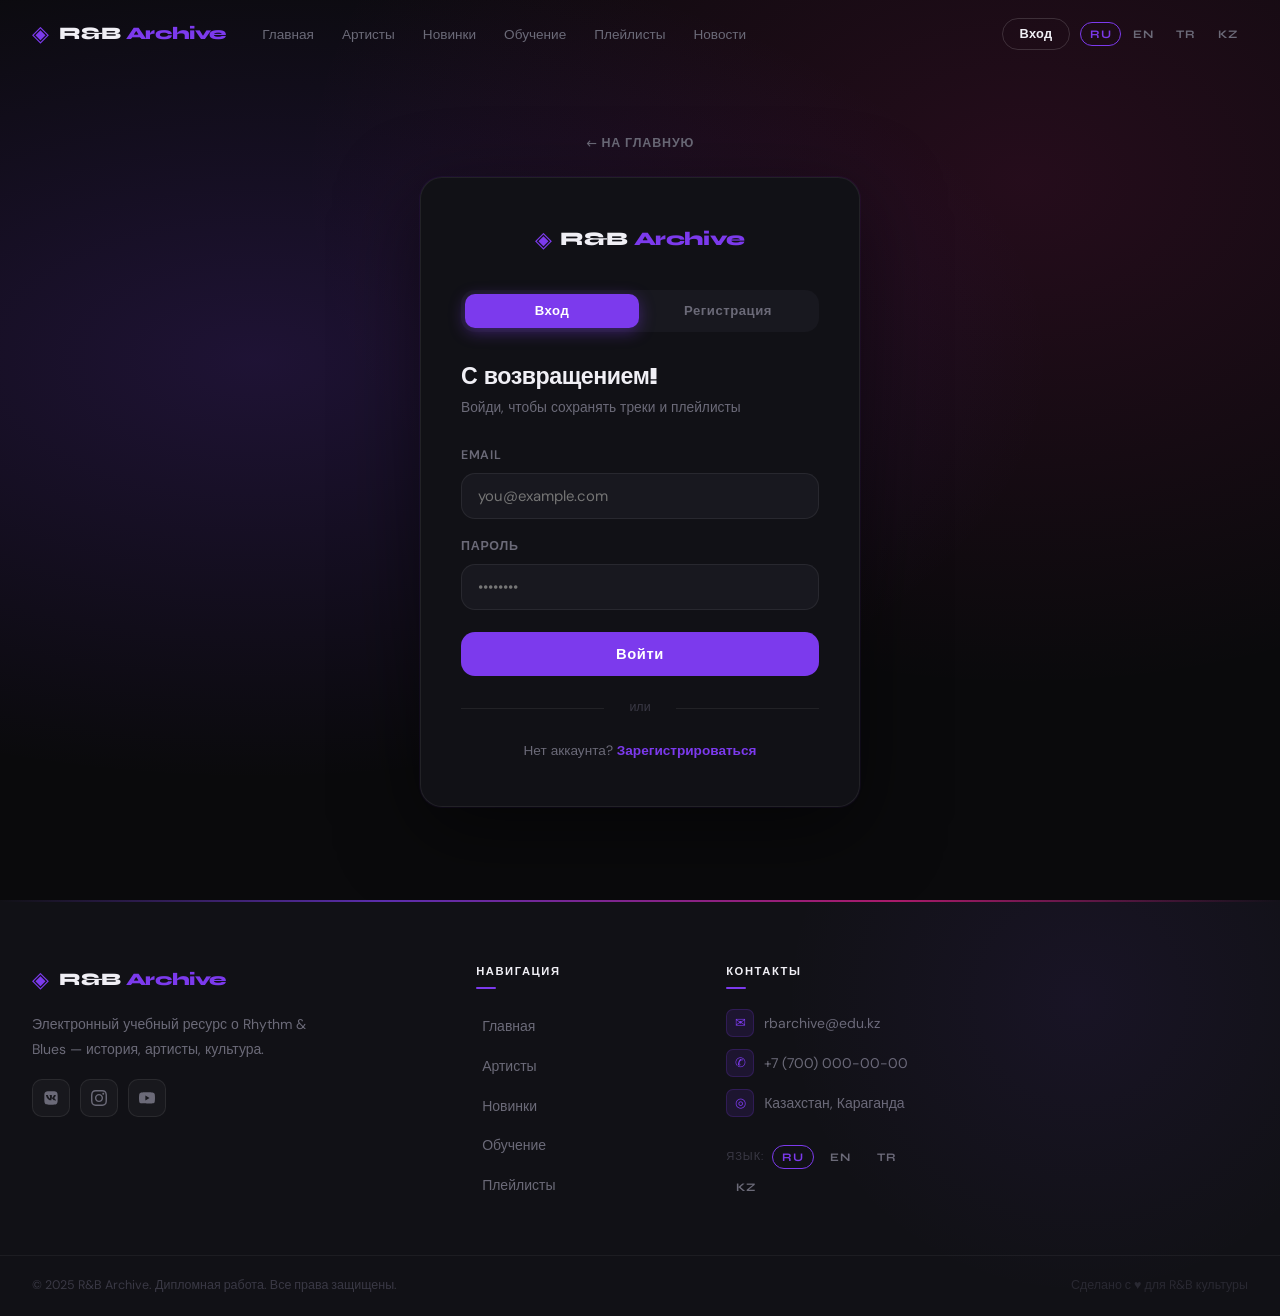
<file: auth.html>
<!DOCTYPE html>
<html lang="ru">
<head>
  <meta charset="UTF-8"/>
  <meta name="viewport" content="width=device-width, initial-scale=1.0"/>
  <title>Вход — R&B Archive</title>
  <link rel="stylesheet" href="style.css"/>
  <link rel="preconnect" href="https://fonts.googleapis.com"/>
  <link rel="preconnect" href="https://fonts.gstatic.com" crossorigin/>
  <link href="https://fonts.googleapis.com/css2?family=Syne:wght@400;600;700;800&family=DM+Sans:ital,wght@0,300;0,400;0,500;1,300&display=swap" rel="stylesheet"/>

  <style>
    /* ══════════════════════════════════════════
       auth.css — встроенные стили для auth.html
    ══════════════════════════════════════════ */

    /* ── Фон страницы ── */
    .auth-page {
      min-height: 100vh;
      display: flex;
      flex-direction: column;
      align-items: center;
      justify-content: center;
      padding: 100px 24px 60px;
      position: relative;
      overflow: hidden;
    }
    .auth-page__bg {
      position: fixed;
      inset: 0;
      z-index: 0;
      background: radial-gradient(ellipse at 20% 40%, rgba(124,58,237,.18) 0%, transparent 55%),
                  radial-gradient(ellipse at 80% 20%, rgba(233,30,140,.12) 0%, transparent 50%),
                  var(--bg);
      pointer-events: none;
    }

    /* ── Карточка ── */
    .auth-card {
      position: relative;
      z-index: 1;
      width: 100%;
      max-width: 440px;
      background: var(--bg-card);
      border: 1px solid var(--border);
      border-radius: var(--radius-lg);
      padding: 44px 40px;
      box-shadow: 0 24px 80px rgba(0,0,0,.5), 0 0 0 1px rgba(124,58,237,.08);
    }

    /* ── Лого ── */
    .auth-card__logo {
      display: flex;
      align-items: center;
      gap: 8px;
      justify-content: center;
      margin-bottom: 32px;
      text-decoration: none;
      color: inherit;
    }
    .auth-card__logo-icon {
      font-size: 1.4rem;
      color: var(--accent);
    }
    .auth-card__logo-text {
      font-family: 'Syne', sans-serif;
      font-size: 1.2rem;
      font-weight: 800;
      letter-spacing: -.02em;
    }
    .auth-card__logo-accent { color: var(--accent); }

    /* ── Tabs ── */
    .auth-tabs {
      display: flex;
      background: var(--bg-card-2);
      border-radius: var(--radius);
      padding: 4px;
      margin-bottom: 32px;
      gap: 2px;
    }
    .auth-tab {
      flex: 1;
      padding: 9px 0;
      font-family: 'Syne', sans-serif;
      font-size: .82rem;
      font-weight: 700;
      letter-spacing: .04em;
      text-align: center;
      border-radius: 10px;
      color: var(--text-muted);
      cursor: pointer;
      transition: all var(--transition);
      border: none;
      background: none;
    }
    .auth-tab.active {
      background: var(--accent);
      color: #fff;
      box-shadow: 0 4px 16px rgba(124,58,237,.4);
    }

    /* ── Panels ── */
    .auth-panel { display: none; }
    .auth-panel.active { display: block; }

    /* ── Заголовок ── */
    .auth-panel__title {
      font-family: 'Syne', sans-serif;
      font-size: 1.45rem;
      font-weight: 800;
      letter-spacing: -.02em;
      margin-bottom: 6px;
    }
    .auth-panel__sub {
      font-size: .86rem;
      color: var(--text-muted);
      margin-bottom: 28px;
      line-height: 1.6;
    }

    /* ── Form fields ── */
    .auth-field {
      margin-bottom: 18px;
    }
    .auth-label {
      display: block;
      font-size: .78rem;
      font-weight: 600;
      letter-spacing: .06em;
      text-transform: uppercase;
      color: var(--text-muted);
      margin-bottom: 7px;
    }
    .auth-input {
      width: 100%;
      background: var(--bg-card-2);
      border: 1px solid var(--border);
      border-radius: var(--radius);
      padding: 12px 16px;
      font-family: 'DM Sans', sans-serif;
      font-size: .93rem;
      color: var(--text);
      outline: none;
      transition: border-color var(--transition), box-shadow var(--transition);
    }
    .auth-input:focus {
      border-color: var(--accent);
      box-shadow: 0 0 0 3px rgba(124,58,237,.18);
    }
    .auth-input.error {
      border-color: #ef4444;
      box-shadow: 0 0 0 3px rgba(239,68,68,.15);
    }

    /* ── Ошибка / успех ── */
    .auth-message {
      padding: 11px 14px;
      border-radius: var(--radius);
      font-size: .86rem;
      margin-bottom: 18px;
      display: none;
      line-height: 1.5;
    }
    .auth-message.error {
      background: rgba(239,68,68,.1);
      border: 1px solid rgba(239,68,68,.25);
      color: #f87171;
      display: block;
    }
    .auth-message.success {
      background: rgba(34,197,94,.1);
      border: 1px solid rgba(34,197,94,.25);
      color: #4ade80;
      display: block;
    }

    /* ── Кнопка submit ── */
    .auth-submit {
      width: 100%;
      padding: 13px;
      background: var(--accent);
      color: #fff;
      font-family: 'Syne', sans-serif;
      font-size: .92rem;
      font-weight: 700;
      letter-spacing: .04em;
      border-radius: var(--radius);
      border: none;
      cursor: pointer;
      transition: background var(--transition), transform var(--transition), box-shadow var(--transition);
      margin-top: 4px;
    }
    .auth-submit:hover {
      background: var(--accent-h);
      transform: translateY(-1px);
      box-shadow: 0 8px 24px rgba(124,58,237,.4);
    }
    .auth-submit:active { transform: translateY(0); }

    /* ── Разделитель ── */
    .auth-divider {
      text-align: center;
      margin: 22px 0;
      color: var(--text-dim);
      font-size: .78rem;
      position: relative;
    }
    .auth-divider::before, .auth-divider::after {
      content: '';
      position: absolute;
      top: 50%;
      width: 40%;
      height: 1px;
      background: var(--border);
    }
    .auth-divider::before { left: 0; }
    .auth-divider::after  { right: 0; }

    /* ── Профиль ── */
    .profile-avatar {
      width: 72px;
      height: 72px;
      border-radius: 50%;
      background: linear-gradient(135deg, var(--accent), var(--accent-2));
      display: flex;
      align-items: center;
      justify-content: center;
      font-family: 'Syne', sans-serif;
      font-size: 1.6rem;
      font-weight: 800;
      color: #fff;
      margin: 0 auto 16px;
      box-shadow: 0 8px 24px rgba(124,58,237,.35);
    }
    .profile-name {
      font-family: 'Syne', sans-serif;
      font-size: 1.3rem;
      font-weight: 800;
      text-align: center;
      margin-bottom: 4px;
    }
    .profile-email {
      font-size: .86rem;
      color: var(--text-muted);
      text-align: center;
      margin-bottom: 24px;
    }
    .profile-stats {
      display: grid;
      grid-template-columns: 1fr 1fr;
      gap: 12px;
      margin-bottom: 28px;
    }
    .profile-stat {
      background: var(--bg-card-2);
      border: 1px solid var(--border);
      border-radius: var(--radius);
      padding: 14px 16px;
      text-align: center;
    }
    .profile-stat__num {
      font-family: 'Syne', sans-serif;
      font-size: 1.4rem;
      font-weight: 800;
      color: var(--accent);
      display: block;
    }
    .profile-stat__label {
      font-size: .76rem;
      color: var(--text-muted);
      display: block;
      margin-top: 2px;
    }
    .profile-liked-list {
      list-style: none;
      display: flex;
      flex-direction: column;
      gap: 10px;
      margin-bottom: 24px;
      max-height: 220px;
      overflow-y: auto;
    }
    .profile-liked-item {
      display: flex;
      align-items: center;
      gap: 12px;
      background: var(--bg-card-2);
      border: 1px solid var(--border);
      border-radius: var(--radius);
      padding: 10px 14px;
    }
    .profile-liked-item__cover {
      width: 36px;
      height: 36px;
      border-radius: 6px;
      flex-shrink: 0;
      overflow: hidden;
    }
    .profile-liked-item__cover img {
      width: 100%;
      height: 100%;
      object-fit: cover;
    }
    .profile-liked-item__info {
      flex: 1;
      min-width: 0;
    }
    .profile-liked-item__title {
      font-size: .88rem;
      font-weight: 600;
      white-space: nowrap;
      overflow: hidden;
      text-overflow: ellipsis;
      display: block;
    }
    .profile-liked-item__artist {
      font-size: .76rem;
      color: var(--text-muted);
      white-space: nowrap;
      overflow: hidden;
      text-overflow: ellipsis;
      display: block;
    }
    .profile-liked-empty {
      text-align: center;
      color: var(--text-muted);
      font-size: .86rem;
      padding: 16px 0;
    }
    .profile-logout {
      width: 100%;
      padding: 11px;
      background: rgba(239,68,68,.1);
      color: #f87171;
      border: 1px solid rgba(239,68,68,.2);
      font-family: 'Syne', sans-serif;
      font-size: .88rem;
      font-weight: 700;
      letter-spacing: .04em;
      border-radius: var(--radius);
      cursor: pointer;
      transition: background var(--transition), border-color var(--transition);
    }
    .profile-logout:hover {
      background: rgba(239,68,68,.18);
      border-color: rgba(239,68,68,.4);
    }

    /* ── Back link ── */
    .auth-back {
      position: relative;
      z-index: 1;
      display: inline-flex;
      align-items: center;
      gap: 6px;
      font-size: .78rem;
      font-family: 'Syne', sans-serif;
      font-weight: 600;
      letter-spacing: .07em;
      text-transform: uppercase;
      color: var(--text-muted);
      text-decoration: none;
      margin-bottom: 24px;
      transition: color .2s;
    }
    .auth-back:hover { color: var(--accent); }

    /* ── Password strength ── */
    .pw-strength {
      height: 4px;
      border-radius: 2px;
      background: var(--border);
      margin-top: 8px;
      overflow: hidden;
    }
    .pw-strength__bar {
      height: 100%;
      width: 0;
      border-radius: 2px;
      transition: width .3s, background .3s;
    }

    @media (max-width: 480px) {
      .auth-card { padding: 32px 22px; }
    }
  </style>
</head>
<body>

<!-- ═══════════════════ HEADER ═══════════════════════════════ -->
<header class="header scrolled" id="header">
  <div class="header__inner">
    <a href="index.html" class="logo">
      <span class="logo__icon">◈</span>
      <span class="logo__text">R&amp;B <span class="logo__accent">Archive</span></span>
    </a>
    <nav class="nav" id="nav">
      <ul class="nav__list">
        <li><a href="index.html"             class="nav__link" data-i18n="nav.home">Главная</a></li>
        <li><a href="index.html#artists"     class="nav__link" data-i18n="nav.artists">Артисты</a></li>
        <li><a href="index.html#newreleases" class="nav__link" data-i18n="nav.new">Новинки</a></li>
        <li><a href="index.html#learn"       class="nav__link" data-i18n="nav.learn">Обучение</a></li>
        <li><a href="index.html#playlists"   class="nav__link" data-i18n="nav.playlists">Плейлисты</a></li>
        <li><a href="index.html#news"        class="nav__link" data-i18n="nav.news">Новости</a></li>
      </ul>
    </nav>
    <div class="header__right">
      <button class="btn btn--ghost btn--sm" id="headerAuthBtn" onclick="checkSessionAndRedirect()" data-i18n="auth.login">Вход</button>
    
      <div class="lang-switch">
        <button class="lang-btn lang-btn--active" data-lang="ru">RU</button>
        <button class="lang-btn" data-lang="en">EN</button>
        <button class="lang-btn" data-lang="tr">TR</button>
        <button class="lang-btn" data-lang="kz">KZ</button>
      </div>
    </div>
    <button class="burger" id="burger" aria-label="Меню">
      <span></span><span></span><span></span>
    </button>
  </div>
</header>

<!-- ═══════════════════ PAGE ═══════════════════════════════ -->
<div class="auth-page__bg"></div>

<div class="auth-page">
  <a href="index.html" class="auth-back" data-i18n="auth.back">← На главную</a>

  <div class="auth-card" id="authCard">

    <!-- Логотип -->
    <a href="index.html" class="auth-card__logo">
      <span class="auth-card__logo-icon">◈</span>
      <span class="auth-card__logo-text">R&amp;B <span class="auth-card__logo-accent">Archive</span></span>
    </a>

    <!-- Табы -->
    <div class="auth-tabs" id="authTabs">
      <button class="auth-tab active" id="tabLogin" onclick="switchTab('login')" data-i18n="auth.tab.login">Вход</button>
      <button class="auth-tab"        id="tabRegister" onclick="switchTab('register')" data-i18n="auth.tab.register">Регистрация</button>
    </div>

    <!-- ═══ ПАНЕЛЬ: ВХОД ═══ -->
    <div class="auth-panel active" id="panelLogin">
      <h2 class="auth-panel__title" data-i18n="auth.login.title">С возвращением!</h2>
      <p class="auth-panel__sub" data-i18n="auth.login.sub">Войди, чтобы сохранять треки и плейлисты</p>

      <div class="auth-message" id="loginMsg"></div>

      <div class="auth-field">
        <label class="auth-label">Email</label>
        <input type="email" class="auth-input" id="loginEmail" placeholder="you@example.com" autocomplete="email"/>
      </div>
      <div class="auth-field">
        <label class="auth-label" data-i18n="auth.label.pw">Пароль</label>
        <input type="password" class="auth-input" id="loginPassword" placeholder="••••••••" autocomplete="current-password"/>
      </div>

      <button class="auth-submit" onclick="handleLogin()" data-i18n="auth.login.btn">Войти</button>

      <div class="auth-divider" data-i18n="auth.or">или</div>
      <p style="text-align:center;font-size:.85rem;color:var(--text-muted)">
        <span data-i18n="auth.login.noacc">Нет аккаунта?</span>
        <a href="#" onclick="switchTab('register')" style="color:var(--accent);font-weight:600" data-i18n="auth.login.toreg">Зарегистрироваться</a>
      </p>
    </div>

    <!-- ═══ ПАНЕЛЬ: РЕГИСТРАЦИЯ ═══ -->
    <div class="auth-panel" id="panelRegister">
      <h2 class="auth-panel__title" data-i18n="auth.reg.title">Создать аккаунт</h2>
      <p class="auth-panel__sub" data-i18n="auth.reg.sub">Регистрация займёт меньше минуты</p>

      <div class="auth-message" id="registerMsg"></div>

      <div class="auth-field">
        <label class="auth-label" data-i18n="auth.reg.name">Имя</label>
        <input type="text" class="auth-input" id="regName" placeholder="Как тебя зовут?" autocomplete="name"/>
      </div>
      <div class="auth-field">
        <label class="auth-label">Email</label>
        <input type="email" class="auth-input" id="regEmail" placeholder="you@example.com" autocomplete="email"/>
      </div>
      <div class="auth-field">
        <label class="auth-label" data-i18n="auth.label.pw">Пароль</label>
        <input type="password" class="auth-input" id="regPassword" placeholder="Минимум 6 символов" autocomplete="new-password"
               oninput="updatePwStrength(this.value)"/>
        <div class="pw-strength">
          <div class="pw-strength__bar" id="pwBar"></div>
        </div>
      </div>
      <div class="auth-field">
        <label class="auth-label" data-i18n="auth.reg.pw2">Повтори пароль</label>
        <input type="password" class="auth-input" id="regPassword2" placeholder="••••••••" autocomplete="new-password"/>
      </div>

      <button class="auth-submit" onclick="handleRegister()" data-i18n="auth.reg.btn">Создать аккаунт</button>

      <div class="auth-divider">или</div>
      <p style="text-align:center;font-size:.85rem;color:var(--text-muted)">
        <span data-i18n="auth.reg.haveacc">Уже есть аккаунт?</span>
        <a href="#" onclick="switchTab('login')" style="color:var(--accent);font-weight:600" data-i18n="auth.reg.tologin">Войти</a>
      </p>
    </div>

    <!-- ═══ ПАНЕЛЬ: ПРОФИЛЬ ═══ -->
    <div class="auth-panel" id="panelProfile">
      <div class="profile-avatar" id="profileAvatar">А</div>
      <div class="profile-name"   id="profileName">—</div>
      <div class="profile-email"  id="profileEmail">—</div>

      <div class="profile-stats">
        <div class="profile-stat">
          <span class="profile-stat__num"  id="profileLikedCount">0</span>
          <span class="profile-stat__label" data-i18n="auth.profile.tracks">треков в плейлисте</span>
        </div>
        <div class="profile-stat">
          <span class="profile-stat__num"  id="profileSinceDate">—</span>
          <span class="profile-stat__label" data-i18n="auth.profile.since">дата регистрации</span>
        </div>
      </div>

      <h4 style="font-family:'Syne',sans-serif;font-size:.9rem;font-weight:700;
                 margin-bottom:12px;color:var(--text-muted);letter-spacing:.04em;text-transform:uppercase">
        <span data-i18n="auth.profile.liked">♡ Мне нравится</span>
      </h4>
      <ul class="profile-liked-list"  id="profileLikedList"></ul>

      <button class="profile-logout" onclick="handleLogout()" data-i18n="auth.profile.logout">Выйти из аккаунта</button>
    </div>

  </div><!-- /auth-card -->
</div><!-- /auth-page -->

<!-- ══════════════════════════════ FOOTER ════════════════════ -->
<footer class="footer">
  <div class="footer__accent-bar"></div>
  <div class="container">
    <div class="footer__inner">
      <div class="footer__brand">
        <a href="index.html" class="logo"><span class="logo__icon">◈</span><span class="logo__text">R&amp;B <span class="logo__accent">Archive</span></span></a>
        <p class="footer__desc" data-i18n="footer.desc">Электронный учебный ресурс о Rhythm &amp; Blues — история, артисты, культура.</p>
        <div class="footer__socials">
          <a href="https://vk.com" class="social-btn" aria-label="VK"><svg viewBox="0 0 24 24" fill="currentColor" width="16" height="16"><path d="M15.07 2H8.93C3.33 2 2 3.33 2 8.93v6.14C2 20.67 3.33 22 8.93 22h6.14C20.67 22 22 20.67 22 15.07V8.93C22 3.33 20.67 2 15.07 2zm3.08 13.5h-1.6c-.6 0-.79-.48-1.87-1.57-1-.93-1.39-1.06-1.63-1.06-.33 0-.43.1-.43.57v1.44c0 .4-.13.64-1.19.64-1.75 0-3.7-1.06-5.07-3.03C5.11 10.41 4.5 8.5 4.5 8.06c0-.24.1-.46.57-.46H6.7c.43 0 .59.2.75.66.83 2.4 2.2 4.5 2.77 4.5.21 0 .31-.1.31-.64V9.64c-.07-1.15-.67-1.25-.67-1.66 0-.2.16-.4.42-.4h2.52c.36 0 .48.19.48.6v3.24c0 .36.16.48.26.48.21 0 .38-.12.76-.5 1.18-1.32 2.02-3.35 2.02-3.35.11-.24.31-.46.74-.46h1.6c.48 0 .59.25.48.6-.2.93-2.1 3.6-2.1 3.6-.17.27-.23.4 0 .7.17.23.72.7 1.09 1.13.68.77 1.2 1.41 1.34 1.86.13.44-.1.67-.55.67z"/></svg></a>
          <a href="https://www.instagram.com" class="social-btn" aria-label="Instagram"><svg viewBox="0 0 24 24" fill="currentColor" width="16" height="16"><path d="M12 2.163c3.204 0 3.584.012 4.85.07 3.252.148 4.771 1.691 4.919 4.919.058 1.265.069 1.645.069 4.849 0 3.205-.012 3.584-.069 4.849-.149 3.225-1.664 4.771-4.919 4.919-1.266.058-1.644.07-4.85.07-3.204 0-3.584-.012-4.849-.07-3.26-.149-4.771-1.699-4.919-4.92-.058-1.265-.07-1.644-.07-4.849 0-3.204.013-3.583.07-4.849.149-3.227 1.664-4.771 4.919-4.919 1.266-.057 1.645-.069 4.849-.069zm0-2.163c-3.259 0-3.667.014-4.947.072-4.358.2-6.78 2.618-6.98 6.98-.059 1.281-.073 1.689-.073 4.948 0 3.259.014 3.668.072 4.948.2 4.358 2.618 6.78 6.98 6.98 1.281.058 1.689.072 4.948.072 3.259 0 3.668-.014 4.948-.072 4.354-.2 6.782-2.618 6.979-6.98.059-1.28.073-1.689.073-4.948 0-3.259-.014-3.667-.072-4.947-.196-4.354-2.617-6.78-6.979-6.98-1.281-.059-1.69-.073-4.949-.073zm0 5.838c-3.403 0-6.162 2.759-6.162 6.162s2.759 6.163 6.162 6.163 6.162-2.759 6.162-6.163c0-3.403-2.759-6.162-6.162-6.162zm0 10.162c-2.209 0-4-1.79-4-4 0-2.209 1.791-4 4-4s4 1.791 4 4c0 2.21-1.791 4-4 4zm6.406-11.845c-.796 0-1.441.645-1.441 1.44s.645 1.44 1.441 1.44c.795 0 1.439-.645 1.439-1.44s-.644-1.44-1.439-1.44z"/></svg></a>
          <a href="https://www.youtube.com" class="social-btn" aria-label="YouTube"><svg viewBox="0 0 24 24" fill="currentColor" width="16" height="16"><path d="M23.498 6.186a3.016 3.016 0 0 0-2.122-2.136C19.505 3.545 12 3.545 12 3.545s-7.505 0-9.377.505A3.017 3.017 0 0 0 .502 6.186C0 8.07 0 12 0 12s0 3.93.502 5.814a3.016 3.016 0 0 0 2.122 2.136c1.871.505 9.376.505 9.376.505s7.505 0 9.377-.505a3.015 3.015 0 0 0 2.122-2.136C24 15.93 24 12 24 12s0-3.93-.502-5.814zM9.545 15.568V8.432L15.818 12l-6.273 3.568z"/></svg></a>
        </div>
      </div>
      <div class="footer__col">
        <h4 class="footer__heading" data-i18n="footer.nav">Навигация</h4>
        <ul class="footer__links">
          <li><a href="index.html" data-i18n="nav.home">Главная</a></li>
          <li><a href="index.html#artists" data-i18n="nav.artists">Артисты</a></li>
          <li><a href="index.html#newreleases" data-i18n="nav.new">Новинки</a></li>
          <li><a href="learn.html" data-i18n="nav.learn">Обучение</a></li>
          <li><a href="index.html#playlists" data-i18n="nav.playlists">Плейлисты</a></li>
        </ul>
      </div>
      <div class="footer__col">
        <h4 class="footer__heading" data-i18n="footer.contacts">Контакты</h4>
        <ul class="footer__contacts">
          <li><span class="footer__contact-icon">✉</span><a href="mailto:rbarchive@edu.kz">rbarchive@edu.kz</a></li>
          <li><span class="footer__contact-icon">✆</span>+7 (700) 000-00-00</li>
          <li><span class="footer__contact-icon">◎</span><span data-i18n="footer.city">Казахстан, Караганда</span></li>
        </ul>
        <div class="footer__lang">
          <span class="footer__lang-label" data-i18n="footer.lang">Язык:</span>
          <button class="lang-btn lang-btn--active" data-lang="ru">RU</button>
          <button class="lang-btn" data-lang="en">EN</button>
          <button class="lang-btn" data-lang="tr">TR</button>
          <button class="lang-btn" data-lang="kz">KZ</button>
        </div>
      </div>
    </div>
  </div>
  <div class="footer__bottom">
    <div class="container footer__bottom-inner">
      <p data-i18n="footer.copy">© 2025 R&amp;B Archive. Дипломная работа. Все права защищены.</p>
      <p class="footer__bottom-made" data-i18n="footer.made">Сделано с ♥ для R&amp;B культуры</p>
    </div>
  </div>
</footer>

<script>
/* ============================================================
   auth.js — система входа / регистрации / профиля
   Хранилище: localStorage (только на стороне клиента)

   Структура localStorage:
   - rbarchive_users   → { email: { name, passwordHash, since, liked: [...] } }
   - rbarchive_session → email текущего пользователя (или null)
   ============================================================ */

/* ── Утилиты хранилища ── */
const DB_KEY      = "rbarchive_users";
const SESSION_KEY = "rbarchive_session";

function getUsers()              { return JSON.parse(localStorage.getItem(DB_KEY) || "{}"); }
function saveUsers(users)        { localStorage.setItem(DB_KEY, JSON.stringify(users)); }
function getSession()            { return localStorage.getItem(SESSION_KEY) || null; }
function setSession(email)       { localStorage.setItem(SESSION_KEY, email); }
function clearSession()          { localStorage.removeItem(SESSION_KEY); }

/* Простой (некриптографический) хэш — достаточно для учебного проекта */
function simpleHash(str) {
  let hash = 0;
  for (let i = 0; i < str.length; i++) {
    hash = (hash << 5) - hash + str.charCodeAt(i);
    hash |= 0;
  }
  return hash.toString(36);
}

/* ── Переключение табов ── */
function switchTab(tab) {
  document.getElementById("tabLogin").classList.toggle("active",    tab === "login");
  document.getElementById("tabRegister").classList.toggle("active", tab === "register");
  document.getElementById("panelLogin").classList.toggle("active",    tab === "login");
  document.getElementById("panelRegister").classList.toggle("active", tab === "register");
  clearMessages();
}

function clearMessages() {
  ["loginMsg","registerMsg"].forEach(id => {
    const el = document.getElementById(id);
    el.className = "auth-message";
    el.textContent = "";
  });
}

function showMsg(id, text, type) {
  const el = document.getElementById(id);
  el.textContent  = text;
  el.className    = `auth-message ${type}`;
}

/* ── Валидация email ── */
function isValidEmail(email) {
  return /^[^\s@]+@[^\s@]+\.[^\s@]+$/.test(email.trim());
}

/* ── Индикатор силы пароля ── */
function updatePwStrength(pw) {
  const bar = document.getElementById("pwBar");
  let strength = 0;
  if (pw.length >= 6)  strength++;
  if (pw.length >= 10) strength++;
  if (/[A-Z]/.test(pw)) strength++;
  if (/[0-9]/.test(pw)) strength++;
  if (/[^A-Za-z0-9]/.test(pw)) strength++;

  const pct    = (strength / 5) * 100;
  const colors = ["#ef4444","#f97316","#eab308","#84cc16","#22c55e"];
  bar.style.width      = pct + "%";
  bar.style.background = colors[Math.min(strength - 1, 4)] || "#ef4444";
}

/* ══════════════════════════════
   РЕГИСТРАЦИЯ
══════════════════════════════ */
function handleRegister() {
  const name  = document.getElementById("regName").value.trim();
  const email = document.getElementById("regEmail").value.trim().toLowerCase();
  const pw    = document.getElementById("regPassword").value;
  const pw2   = document.getElementById("regPassword2").value;

  /* Валидация */
  if (!name)              return showMsg("registerMsg", "Введи своё имя.", "error");
  if (!isValidEmail(email)) return showMsg("registerMsg", "Некорректный email.", "error");
  if (pw.length < 6)      return showMsg("registerMsg", "Пароль должен быть не менее 6 символов.", "error");
  if (pw !== pw2)         return showMsg("registerMsg", "Пароли не совпадают.", "error");

  const users = getUsers();
  if (users[email])       return showMsg("registerMsg", "Аккаунт с таким email уже существует.", "error");

  /* Создаём пользователя */
  users[email] = {
    name,
    passwordHash: simpleHash(pw),
    since: new Date().getFullYear().toString(),
    liked: []
  };
  saveUsers(users);

  showMsg("registerMsg", "✓ Аккаунт создан! Входим…", "success");
  setTimeout(() => {
    setSession(email);
    renderProfile();
  }, 900);
}

/* ══════════════════════════════
   ВХОД
══════════════════════════════ */
function handleLogin() {
  const email = document.getElementById("loginEmail").value.trim().toLowerCase();
  const pw    = document.getElementById("loginPassword").value;

  if (!isValidEmail(email)) return showMsg("loginMsg", "Введи корректный email.", "error");
  if (!pw)                   return showMsg("loginMsg", "Введи пароль.", "error");

  const users = getUsers();
  const user  = users[email];

  if (!user || user.passwordHash !== simpleHash(pw)) {
    return showMsg("loginMsg", "Неверный email или пароль.", "error");
  }

  showMsg("loginMsg", "✓ Добро пожаловать! Загружаем профиль…", "success");
  setTimeout(() => {
    setSession(email);
    renderProfile();
  }, 600);
}

/* ══════════════════════════════
   ВЫХОД
══════════════════════════════ */
function handleLogout() {
  clearSession();
  /* Переключаемся на вкладку входа */
  document.getElementById("panelProfile").classList.remove("active");
  document.getElementById("authTabs").style.display = "flex";
  switchTab("login");
  updateHeaderBtn();
}

/* ══════════════════════════════
   РЕНДЕР ПРОФИЛЯ
══════════════════════════════ */
function renderProfile() {
  const email = getSession();
  if (!email) return;

  const users = getUsers();
  const user  = users[email];
  if (!user) { clearSession(); return; }

  /* Скрыть табы, показать профиль */
  document.getElementById("authTabs").style.display = "none";
  document.querySelectorAll(".auth-panel").forEach(p => p.classList.remove("active"));
  document.getElementById("panelProfile").classList.add("active");

  /* Данные */
  document.getElementById("profileAvatar").textContent = user.name.charAt(0).toUpperCase();
  document.getElementById("profileName").textContent   = user.name;
  document.getElementById("profileEmail").textContent  = email;
  document.getElementById("profileSinceDate").textContent = user.since;

  const liked = user.liked || [];
  document.getElementById("profileLikedCount").textContent = liked.length;

  /* Список лайкнутых треков */
  const list = document.getElementById("profileLikedList");
  list.innerHTML = "";

  if (liked.length === 0) {
    list.innerHTML = `<li class="profile-liked-empty">Нет лайкнутых треков</li>`;
  } else {
    liked.forEach(item => {
      const li = document.createElement("li");
      li.className = "profile-liked-item";
      /* item = { title, artist, ytId, artistPage } */
      li.innerHTML = `
        <div class="profile-liked-item__cover">
          <img src="https://img.youtube.com/vi/${item.ytId}/mqdefault.jpg"
               alt="${item.title}" onerror="this.parentElement.style.background='var(--accent)';this.style.display='none'"/>
        </div>
        <div class="profile-liked-item__info">
          <span class="profile-liked-item__title">${item.title}</span>
          <span class="profile-liked-item__artist">${item.artist}</span>
        </div>
      `;
      list.appendChild(li);
    });
  }

  document.title = `${user.name} — R&B Archive`;
  updateHeaderBtn();
}

/* ══════════════════════════════
   КНОПКА В ХЕДЕРЕ — делегируем rbauth.js
══════════════════════════════ */
function updateHeaderBtn() {
  if (typeof RBAuth !== "undefined") RBAuth.updateHeaderUI();
}

/* ══════════════════════════════
   ИНИЦИАЛИЗАЦИЯ
══════════════════════════════ */
(function init() {
  /* Проверяем ?tab= параметр */
  const p = new URLSearchParams(window.location.search);
  if (p.get("tab") === "register") switchTab("register");

  /* Если уже вошли — сразу показываем профиль */
  const session = getSession();
  if (session) {
    renderProfile();
  }

  updateHeaderBtn();

  /* Enter в полях */
  document.getElementById("loginEmail").addEventListener("keydown",    e => { if (e.key === "Enter") document.getElementById("loginPassword").focus(); });
  document.getElementById("loginPassword").addEventListener("keydown", e => { if (e.key === "Enter") handleLogin(); });
  document.getElementById("regName").addEventListener("keydown",       e => { if (e.key === "Enter") document.getElementById("regEmail").focus(); });
  document.getElementById("regEmail").addEventListener("keydown",      e => { if (e.key === "Enter") document.getElementById("regPassword").focus(); });
  document.getElementById("regPassword").addEventListener("keydown",   e => { if (e.key === "Enter") document.getElementById("regPassword2").focus(); });
  document.getElementById("regPassword2").addEventListener("keydown",  e => { if (e.key === "Enter") handleRegister(); });
})();

/* ── Header scroll ── */
window.addEventListener("scroll", () => {
  document.getElementById("header").classList.toggle("scrolled", window.scrollY > 10);
});
document.getElementById("burger").addEventListener("click", () => {
  document.getElementById("nav").classList.toggle("open");
});
</script>
<script src="i18n.js"></script>
<script src="rbauth.js"></script>

<script>
function onLangChanged(lang) {
  const t = {
    ru: { ph_name:"Как тебя зовут?", ph_pw:"Минимум 6 символов", ph_lpw:"••••••••", title:"Вход" },
    en: { ph_name:"What's your name?", ph_pw:"At least 6 characters", ph_lpw:"••••••••", title:"Sign In" },
    tr: { ph_name:"Adın ne?", ph_pw:"En az 6 karakter", ph_lpw:"••••••••", title:"Giriş" },
    kz: { ph_name:"Атың қалай?", ph_pw:"Кемінде 6 таңба", ph_lpw:"••••••••", title:"Кіру" },
  }[lang] || {};
  document.title = (t.title||"Вход") + " — R&B Archive";
  const rn = document.getElementById("regName");
  const rp = document.getElementById("regPassword");
  const lp = document.getElementById("loginPassword");
  if (rn && t.ph_name) rn.placeholder = t.ph_name;
  if (rp && t.ph_pw)   rp.placeholder = t.ph_pw;
  if (lp && t.ph_lpw)  lp.placeholder = t.ph_lpw;
}
</script>
</body>
</html>
</file>
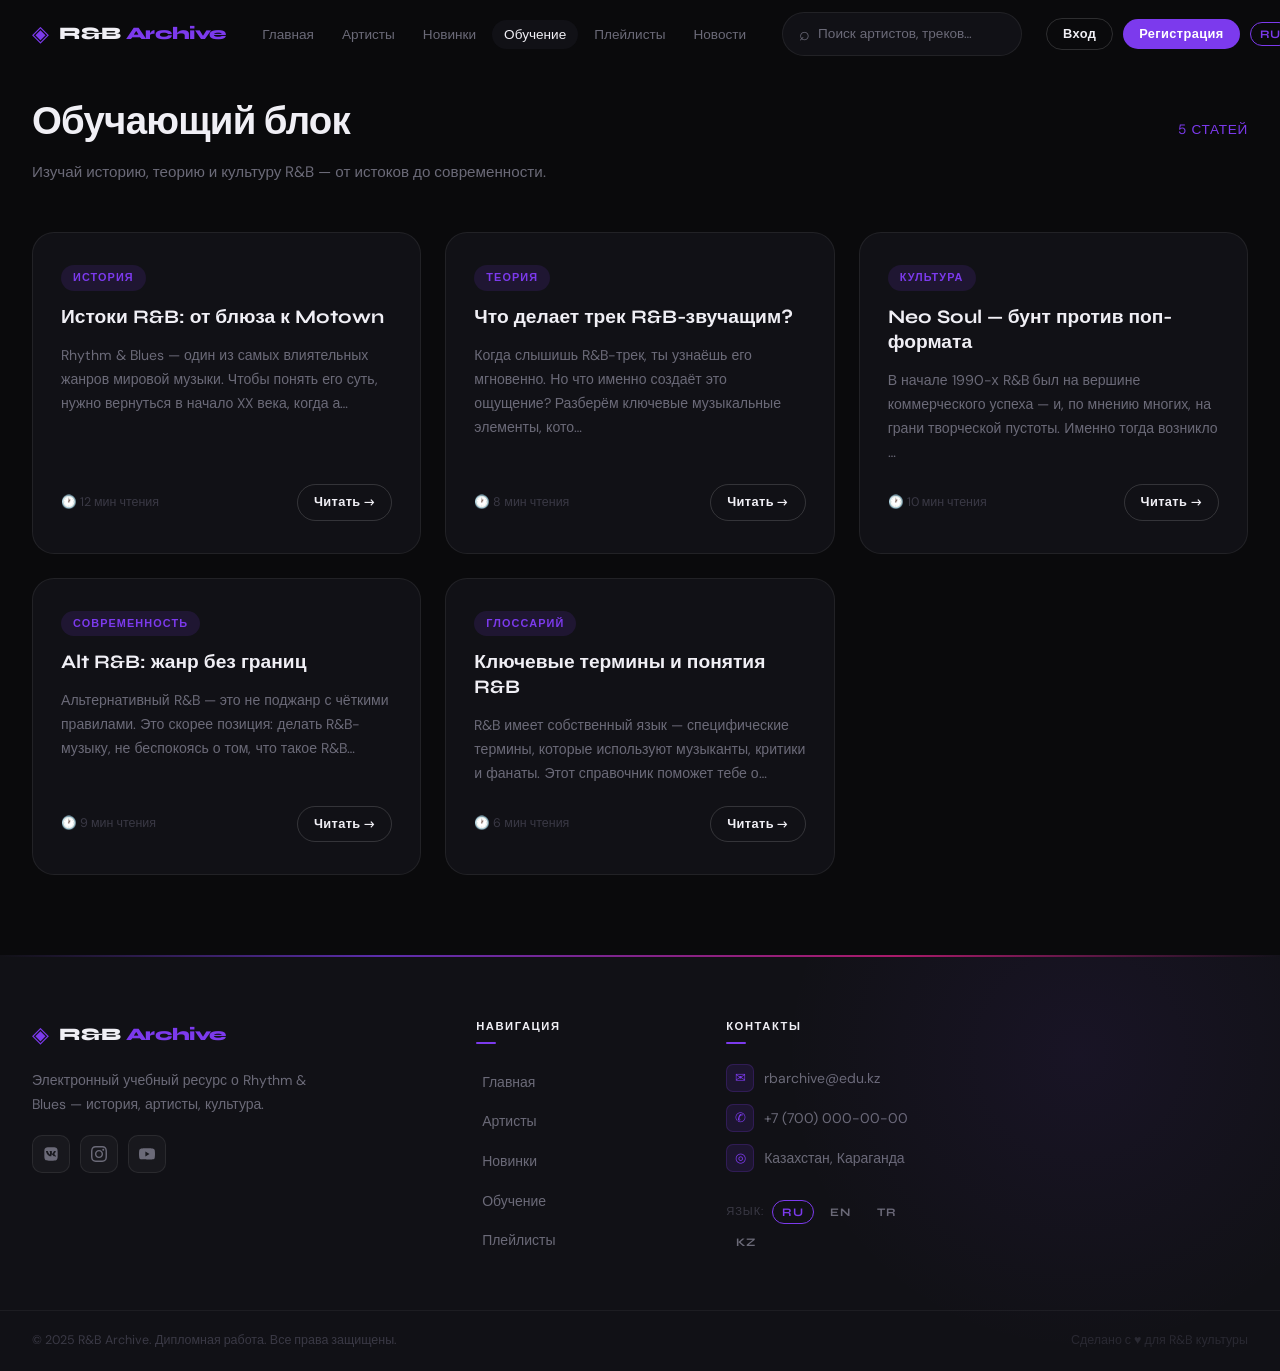
<file: learn.html>
<!DOCTYPE html>
<html lang="ru">
<head>
  <meta charset="UTF-8"/>
  <meta name="viewport" content="width=device-width, initial-scale=1.0"/>
  <title>Обучение — R&B Archive</title>
  <link rel="stylesheet" href="style.css"/>
  <link rel="preconnect" href="https://fonts.googleapis.com"/>
  <link rel="preconnect" href="https://fonts.gstatic.com" crossorigin/>
  <link href="https://fonts.googleapis.com/css2?family=Syne:wght@400;600;700;800&family=DM+Sans:ital,wght@0,300;0,400;0,500;1,300&display=swap" rel="stylesheet"/>

  <style>
    /* ── learn.css — стили ТОЛЬКО для learn.html ── */
    body.has-bar-player { padding-bottom: 80px; }

    /* ── Not Found ── */
    .lp-notfound {
      min-height: 100vh;
      display: none;
      flex-direction: column;
      align-items: center;
      justify-content: center;
      text-align: center;
      gap: 20px;
      padding: 40px 24px;
    }
    .lp-notfound__icon { font-size: 3.5rem; color: var(--accent); opacity: .4; }

    /* ── Article List (when no id) ── */
    .lp-list {
      padding: 100px 0 80px;
    }
    .lp-list__grid {
      display: grid;
      grid-template-columns: repeat(auto-fill, minmax(320px, 1fr));
      gap: 24px;
      margin-top: 48px;
    }
    .lp-list-card {
      background: var(--bg-card);
      border: 1px solid var(--border);
      border-radius: var(--radius-lg);
      padding: 32px 28px;
      display: flex;
      flex-direction: column;
      gap: 14px;
      transition: border-color var(--transition), transform var(--transition);
      cursor: pointer;
      text-decoration: none;
      color: inherit;
    }
    .lp-list-card:hover {
      border-color: var(--accent);
      transform: translateY(-4px);
    }
    .lp-list-card__tag {
      display: inline-block;
      font-size: .68rem;
      font-weight: 700;
      letter-spacing: .1em;
      text-transform: uppercase;
      color: var(--accent);
      background: rgba(124,58,237,.13);
      border-radius: 999px;
      padding: 4px 12px;
      align-self: flex-start;
    }
    .lp-list-card__title {
      font-family: 'Syne', sans-serif;
      font-size: 1.2rem;
      font-weight: 700;
      line-height: 1.3;
    }
    .lp-list-card__desc {
      font-size: .88rem;
      color: var(--text-muted);
      line-height: 1.7;
      flex: 1;
    }
    .lp-list-card__foot {
      display: flex;
      align-items: center;
      justify-content: space-between;
      margin-top: 6px;
    }
    .lp-list-card__time {
      font-size: .78rem;
      color: var(--text-dim);
    }

    /* ══════════════════════════════
       HERO (статья)
    ══════════════════════════════ */
    .lp-hero {
      position: relative;
      min-height: 380px;
      display: flex;
      flex-direction: column;
      justify-content: flex-end;
      padding-top: 80px;
      overflow: hidden;
    }
    .lp-hero__bg {
      position: absolute;
      inset: 0;
      opacity: .18;
    }
    .lp-hero__overlay {
      position: absolute;
      inset: 0;
      background: linear-gradient(to bottom, rgba(10,10,12,.55) 0%, rgba(10,10,12,.97) 100%);
    }
    .lp-hero__inner {
      position: relative;
      z-index: 1;
      padding-bottom: 52px;
    }
    .lp-back {
      display: inline-flex;
      align-items: center;
      gap: 6px;
      font-size: .78rem;
      font-family: 'Syne', sans-serif;
      font-weight: 600;
      letter-spacing: .07em;
      text-transform: uppercase;
      color: var(--text-muted);
      text-decoration: none;
      margin-bottom: 28px;
      transition: color .2s;
    }
    .lp-back:hover { color: var(--accent); }
    .lp-tag {
      display: inline-block;
      font-size: .7rem;
      font-weight: 700;
      letter-spacing: .1em;
      text-transform: uppercase;
      color: var(--accent);
      background: rgba(124,58,237,.15);
      border-radius: 999px;
      padding: 4px 12px;
      margin-bottom: 14px;
    }
    .lp-title {
      font-family: 'Syne', sans-serif;
      font-size: clamp(1.9rem, 4.5vw, 3rem);
      font-weight: 800;
      letter-spacing: -.03em;
      line-height: 1.1;
      margin-bottom: 18px;
    }
    .lp-meta {
      display: flex;
      gap: 16px;
      flex-wrap: wrap;
    }
    .lp-meta__item {
      font-size: .8rem;
      color: var(--text-muted);
      background: rgba(255,255,255,.06);
      border: 1px solid rgba(255,255,255,.09);
      border-radius: 999px;
      padding: 4px 13px;
    }

    /* ══════════════════════════════
       ARTICLE BODY
    ══════════════════════════════ */
    .lp-body {
      padding: 64px 0 80px;
    }
    .lp-body__layout {
      display: grid;
      grid-template-columns: 1fr 300px;
      gap: 60px;
      align-items: start;
    }
    .lp-content {
      max-width: 760px;
    }
    .lp-content h2 {
      font-family: 'Syne', sans-serif;
      font-size: 1.45rem;
      font-weight: 700;
      margin: 36px 0 14px;
      padding-bottom: 10px;
      border-bottom: 2px solid var(--accent);
      display: inline-block;
    }
    .lp-content h3 {
      font-family: 'Syne', sans-serif;
      font-size: 1.1rem;
      font-weight: 700;
      margin: 28px 0 10px;
      color: var(--accent-h);
    }
    .lp-content p {
      font-size: .94rem;
      color: var(--text-muted);
      line-height: 1.9;
      margin-bottom: 18px;
    }
    .lp-content ul, .lp-content ol {
      padding-left: 0;
      margin-bottom: 20px;
      display: flex;
      flex-direction: column;
      gap: 8px;
    }
    .lp-content ul li, .lp-content ol li {
      font-size: .92rem;
      color: var(--text-muted);
      line-height: 1.7;
      padding-left: 20px;
      position: relative;
    }
    .lp-content ul li::before {
      content: '◈';
      position: absolute;
      left: 0;
      color: var(--accent);
      font-size: .6rem;
      top: 5px;
    }
    .lp-content ol { counter-reset: ol-counter; }
    .lp-content ol li { counter-increment: ol-counter; }
    .lp-content ol li::before {
      content: counter(ol-counter) '.';
      position: absolute;
      left: 0;
      color: var(--accent);
      font-size: .82rem;
      font-weight: 700;
    }
    .lp-content blockquote {
      border-left: 3px solid var(--accent);
      padding: 12px 20px;
      background: rgba(124,58,237,.06);
      border-radius: 0 var(--radius) var(--radius) 0;
      margin: 24px 0;
      font-style: italic;
      color: var(--text-muted);
      font-size: .92rem;
      line-height: 1.75;
    }
    .lp-content .highlight-box {
      background: var(--bg-card-2);
      border: 1px solid var(--border);
      border-radius: var(--radius);
      padding: 22px 24px;
      margin: 28px 0;
    }
    .lp-content .highlight-box strong {
      font-family: 'Syne', sans-serif;
      font-size: .85rem;
      color: var(--accent);
      display: block;
      margin-bottom: 8px;
      letter-spacing: .06em;
      text-transform: uppercase;
    }

    /* Sidebar */
    .lp-sidebar {
      position: sticky;
      top: 90px;
      display: flex;
      flex-direction: column;
      gap: 24px;
    }
    .lp-sidebar__box {
      background: var(--bg-card);
      border: 1px solid var(--border);
      border-radius: var(--radius-lg);
      padding: 24px;
    }
    .lp-sidebar__box h4 {
      font-family: 'Syne', sans-serif;
      font-size: .95rem;
      font-weight: 700;
      margin-bottom: 16px;
      padding-bottom: 10px;
      border-bottom: 2px solid var(--accent);
      display: inline-block;
    }
    .lp-sidebar__toc {
      list-style: none;
      display: flex;
      flex-direction: column;
      gap: 10px;
      margin-top: 4px;
    }
    .lp-sidebar__toc li a {
      font-size: .84rem;
      color: var(--text-muted);
      transition: color .2s;
      display: flex;
      gap: 8px;
      align-items: flex-start;
    }
    .lp-sidebar__toc li a::before {
      content: '◈';
      color: var(--accent);
      font-size: .58rem;
      flex-shrink: 0;
      margin-top: 4px;
    }
    .lp-sidebar__toc li a:hover { color: var(--accent-h); }
    .lp-related-list {
      list-style: none;
      display: flex;
      flex-direction: column;
      gap: 12px;
      margin-top: 4px;
    }
    .lp-related-list li a {
      font-size: .85rem;
      color: var(--text-muted);
      line-height: 1.45;
      transition: color .2s;
      display: block;
    }
    .lp-related-list li a:hover { color: var(--accent-h); }
    .lp-related-list li .lp-related-tag {
      font-size: .68rem;
      color: var(--accent);
      font-weight: 700;
      letter-spacing: .06em;
      text-transform: uppercase;
      display: block;
      margin-bottom: 2px;
    }

    /* Glossary table */
    .lp-glossary {
      width: 100%;
      border-collapse: collapse;
      margin: 20px 0;
    }
    .lp-glossary th {
      font-family: 'Syne', sans-serif;
      font-size: .8rem;
      font-weight: 700;
      letter-spacing: .07em;
      text-transform: uppercase;
      color: var(--accent);
      text-align: left;
      padding: 12px 16px;
      border-bottom: 2px solid var(--accent);
      background: rgba(124,58,237,.06);
    }
    .lp-glossary td {
      font-size: .87rem;
      color: var(--text-muted);
      padding: 13px 16px;
      border-bottom: 1px solid var(--border);
      line-height: 1.6;
      vertical-align: top;
    }
    .lp-glossary tr:hover td { background: rgba(255,255,255,.02); }
    .lp-glossary .term {
      font-weight: 600;
      color: var(--text);
      font-size: .9rem;
    }

    /* Progress nav */
    .lp-nav-bottom {
      display: flex;
      justify-content: space-between;
      gap: 16px;
      margin-top: 56px;
      padding-top: 32px;
      border-top: 1px solid var(--border);
      flex-wrap: wrap;
    }
    .lp-nav-btn {
      display: flex;
      flex-direction: column;
      gap: 4px;
      max-width: 260px;
    }
    .lp-nav-btn span {
      font-size: .72rem;
      color: var(--text-dim);
      text-transform: uppercase;
      letter-spacing: .07em;
    }
    .lp-nav-btn a {
      font-family: 'Syne', sans-serif;
      font-size: .95rem;
      font-weight: 700;
      color: var(--accent);
      transition: color .2s;
    }
    .lp-nav-btn a:hover { color: var(--accent-h); }
    .lp-nav-btn--right { text-align: right; margin-left: auto; }

    /* ══ Responsive ══ */
    @media (max-width: 900px) {
      .lp-body__layout { grid-template-columns: 1fr; }
      .lp-sidebar { position: static; }
    }
    @media (max-width: 480px) {
      .lp-title { font-size: 1.6rem; }
      .lp-hero { min-height: 280px; }
    }
  </style>
</head>
<body>

<!-- ═══════════════════ HEADER ═══════════════════════════════ -->
<header class="header scrolled" id="header">
  <div class="header__inner">
    <a href="index.html" class="logo">
      <span class="logo__icon">◈</span>
      <span class="logo__text">R&amp;B <span class="logo__accent">Archive</span></span>
    </a>
    <nav class="nav" id="nav">
      <ul class="nav__list">
        <li><a href="index.html"             class="nav__link" data-i18n="nav.home">Главная</a></li>
        <li><a href="index.html#artists"     class="nav__link" data-i18n="nav.artists">Артисты</a></li>
        <li><a href="index.html#newreleases" class="nav__link" data-i18n="nav.new">Новинки</a></li>
        <li><a href="index.html#learn"       class="nav__link nav__link--active" data-i18n="nav.learn">Обучение</a></li>
        <li><a href="index.html#playlists"   class="nav__link" data-i18n="nav.playlists">Плейлисты</a></li>
        <li><a href="index.html#news"        class="nav__link" data-i18n="nav.news">Новости</a></li>
      </ul>
    </nav>
    <div class="header__search">
      <span class="search-icon">⌕</span>
      <input type="text" class="header__search-input" placeholder="Поиск артистов, треков…"/>
    </div>
    <div class="header__right">
      <button class="btn btn--ghost btn--sm"   onclick="location.href='auth.html'" data-i18n="auth.login">Вход</button>
      <button class="btn btn--primary btn--sm" onclick="location.href='auth.html?tab=register'" data-i18n="auth.register">Регистрация</button>
    
      <div class="lang-switch">
        <button class="lang-btn lang-btn--active" data-lang="ru">RU</button>
        <button class="lang-btn" data-lang="en">EN</button>
        <button class="lang-btn" data-lang="tr">TR</button>
        <button class="lang-btn" data-lang="kz">KZ</button>
      </div>
    </div>
    <button class="burger" id="burger" aria-label="Меню">
      <span></span><span></span><span></span>
    </button>
  </div>
</header>

<!-- ═══════════════════ NOT FOUND ══════════════════════════= -->
<div class="lp-notfound" id="lpNotFound">
  <span class="lp-notfound__icon">◈</span>
  <h1 data-i18n="lp.notfound">Статья не найдена</h1>
  <p>Проверь URL или вернись к списку</p>
  <a href="learn.html" class="btn btn--primary btn--lg" data-i18n="lp.back">← К обучению</a>
</div>

<!-- ═══════════════════ ARTICLE LIST (no id) ══════════════= -->
<main id="lpList" style="display:none">
  <section class="lp-list">
    <div class="container">
      <div class="section-header">
        <h2 class="section-title">Обучающий блок</h2>
        <span class="section-link">5 статей</span>
      </div>
      <p style="color:var(--text-muted);font-size:.95rem;margin-top:-24px;margin-bottom:0">
        Изучай историю, теорию и культуру R&amp;B — от истоков до современности.
      </p>
      <div class="lp-list__grid" id="lpListGrid"></div>
    </div>
  </section>
</main>

<!-- ═══════════════════ ARTICLE PAGE ══════════════════════= -->
<main id="lpMain" style="display:none">

  <!-- Hero -->
  <section class="lp-hero">
    <div class="lp-hero__bg" id="lpHeroBg"></div>
    <div class="lp-hero__overlay"></div>
    <div class="container lp-hero__inner">
      <a href="learn.html" class="lp-back">← Назад к обучению</a>
      <span class="lp-tag"  id="lpTag"></span>
      <h1 class="lp-title" id="lpTitle"></h1>
      <div class="lp-meta" id="lpMeta"></div>
    </div>
  </section>

  <!-- Body -->
  <section class="lp-body">
    <div class="container lp-body__layout">
      <article class="lp-content" id="lpContent"></article>
      <aside class="lp-sidebar">
        <div class="lp-sidebar__box" id="lpTocBox">
          <h4>Содержание</h4>
          <ul class="lp-sidebar__toc" id="lpToc"></ul>
        </div>
        <div class="lp-sidebar__box">
          <h4>Другие статьи</h4>
          <ul class="lp-related-list" id="lpRelated"></ul>
        </div>
      </aside>
    </div>
  </section>

</main>

<!-- ══════════════════════════════ FOOTER ════════════════════════════════ -->
<footer class="footer">
  <div class="footer__accent-bar"></div>
  <div class="container">
    <div class="footer__inner">
      <div class="footer__brand">
        <a href="index.html" class="logo"><span class="logo__icon">◈</span><span class="logo__text">R&amp;B <span class="logo__accent">Archive</span></span></a>
        <p class="footer__desc" data-i18n="footer.desc">Электронный учебный ресурс о Rhythm &amp; Blues — история, артисты, культура.</p>
        <div class="footer__socials">
          <a href="https://vk.com" class="social-btn" aria-label="VK"><svg viewBox="0 0 24 24" fill="currentColor" width="16" height="16"><path d="M15.07 2H8.93C3.33 2 2 3.33 2 8.93v6.14C2 20.67 3.33 22 8.93 22h6.14C20.67 22 22 20.67 22 15.07V8.93C22 3.33 20.67 2 15.07 2zm3.08 13.5h-1.6c-.6 0-.79-.48-1.87-1.57-1-.93-1.39-1.06-1.63-1.06-.33 0-.43.1-.43.57v1.44c0 .4-.13.64-1.19.64-1.75 0-3.7-1.06-5.07-3.03C5.11 10.41 4.5 8.5 4.5 8.06c0-.24.1-.46.57-.46H6.7c.43 0 .59.2.75.66.83 2.4 2.2 4.5 2.77 4.5.21 0 .31-.1.31-.64V9.64c-.07-1.15-.67-1.25-.67-1.66 0-.2.16-.4.42-.4h2.52c.36 0 .48.19.48.6v3.24c0 .36.16.48.26.48.21 0 .38-.12.76-.5 1.18-1.32 2.02-3.35 2.02-3.35.11-.24.31-.46.74-.46h1.6c.48 0 .59.25.48.6-.2.93-2.1 3.6-2.1 3.6-.17.27-.23.4 0 .7.17.23.72.7 1.09 1.13.68.77 1.2 1.41 1.34 1.86.13.44-.1.67-.55.67z"/></svg></a>
          <a href="https://www.instagram.com" class="social-btn" aria-label="Instagram"><svg viewBox="0 0 24 24" fill="currentColor" width="16" height="16"><path d="M12 2.163c3.204 0 3.584.012 4.85.07 3.252.148 4.771 1.691 4.919 4.919.058 1.265.069 1.645.069 4.849 0 3.205-.012 3.584-.069 4.849-.149 3.225-1.664 4.771-4.919 4.919-1.266.058-1.644.07-4.85.07-3.204 0-3.584-.012-4.849-.07-3.26-.149-4.771-1.699-4.919-4.92-.058-1.265-.07-1.644-.07-4.849 0-3.204.013-3.583.07-4.849.149-3.227 1.664-4.771 4.919-4.919 1.266-.057 1.645-.069 4.849-.069zm0-2.163c-3.259 0-3.667.014-4.947.072-4.358.2-6.78 2.618-6.98 6.98-.059 1.281-.073 1.689-.073 4.948 0 3.259.014 3.668.072 4.948.2 4.358 2.618 6.78 6.98 6.98 1.281.058 1.689.072 4.948.072 3.259 0 3.668-.014 4.948-.072 4.354-.2 6.782-2.618 6.979-6.98.059-1.28.073-1.689.073-4.948 0-3.259-.014-3.667-.072-4.947-.196-4.354-2.617-6.78-6.979-6.98-1.281-.059-1.69-.073-4.949-.073zm0 5.838c-3.403 0-6.162 2.759-6.162 6.162s2.759 6.163 6.162 6.163 6.162-2.759 6.162-6.163c0-3.403-2.759-6.162-6.162-6.162zm0 10.162c-2.209 0-4-1.79-4-4 0-2.209 1.791-4 4-4s4 1.791 4 4c0 2.21-1.791 4-4 4zm6.406-11.845c-.796 0-1.441.645-1.441 1.44s.645 1.44 1.441 1.44c.795 0 1.439-.645 1.439-1.44s-.644-1.44-1.439-1.44z"/></svg></a>
          <a href="https://www.youtube.com" class="social-btn" aria-label="YouTube"><svg viewBox="0 0 24 24" fill="currentColor" width="16" height="16"><path d="M23.498 6.186a3.016 3.016 0 0 0-2.122-2.136C19.505 3.545 12 3.545 12 3.545s-7.505 0-9.377.505A3.017 3.017 0 0 0 .502 6.186C0 8.07 0 12 0 12s0 3.93.502 5.814a3.016 3.016 0 0 0 2.122 2.136c1.871.505 9.376.505 9.376.505s7.505 0 9.377-.505a3.015 3.015 0 0 0 2.122-2.136C24 15.93 24 12 24 12s0-3.93-.502-5.814zM9.545 15.568V8.432L15.818 12l-6.273 3.568z"/></svg></a>
        </div>
      </div>
      <div class="footer__col">
        <h4 class="footer__heading" data-i18n="footer.nav">Навигация</h4>
        <ul class="footer__links">
          <li><a href="index.html" data-i18n="nav.home">Главная</a></li>
          <li><a href="index.html#artists" data-i18n="nav.artists">Артисты</a></li>
          <li><a href="index.html#newreleases" data-i18n="nav.new">Новинки</a></li>
          <li><a href="learn.html" data-i18n="nav.learn">Обучение</a></li>
          <li><a href="index.html#playlists" data-i18n="nav.playlists">Плейлисты</a></li>
        </ul>
      </div>
      <div class="footer__col">
        <h4 class="footer__heading" data-i18n="footer.contacts">Контакты</h4>
        <ul class="footer__contacts">
          <li><span class="footer__contact-icon">✉</span><a href="mailto:rbarchive@edu.kz">rbarchive@edu.kz</a></li>
          <li><span class="footer__contact-icon">✆</span>+7 (700) 000-00-00</li>
          <li><span class="footer__contact-icon">◎</span><span data-i18n="footer.city">Казахстан, Караганда</span></li>
        </ul>
        <div class="footer__lang">
          <span class="footer__lang-label" data-i18n="footer.lang">Язык:</span>
          <button class="lang-btn lang-btn--active" data-lang="ru">RU</button>
          <button class="lang-btn" data-lang="en">EN</button>
          <button class="lang-btn" data-lang="tr">TR</button>
          <button class="lang-btn" data-lang="kz">KZ</button>
        </div>
      </div>
    </div>
  </div>
  <div class="footer__bottom">
    <div class="container footer__bottom-inner">
      <p data-i18n="footer.copy">© 2025 R&amp;B Archive. Дипломная работа. Все права защищены.</p>
      <p class="footer__bottom-made" data-i18n="footer.made">Сделано с ♥ для R&amp;B культуры</p>
    </div>
  </div>
</footer>

<script>
/* ============================================================
   learn.js — логика страницы обучения
   ?id= → показывает статью
   без id  → показывает список всех статей
   ============================================================ */

const ARTICLES = {

  /* ── 1. История ─────────────────────────────────────────── */
  history: {
    id:    "history",
    tag:   "История",
    title: "Истоки R&B: от блюза к Motown",
    time:  "12 мин чтения",
    date:  "2025",
    bg:    "linear-gradient(135deg,#1a0033,#7c3aed,#c026d3)",
    toc: [
      { href: "#s1", text: "Корни в афроамериканской музыке" },
      { href: "#s2", text: "Что такое Rhythm & Blues?" },
      { href: "#s3", text: "Эпоха Motown" },
      { href: "#s4", text: "Распространение и влияние" },
      { href: "#s5", text: "Наследие" },
    ],
    html: `
      <p>Rhythm &amp; Blues — один из самых влиятельных жанров мировой музыки. Чтобы понять его суть, нужно вернуться в начало XX века, когда афроамериканские общины на юге США формировали уникальный музыкальный язык.</p>

      <h2 id="s1">Корни в афроамериканской музыке</h2>
      <p>R&B вырос из нескольких традиций, тесно переплетённых между собой. Главными «родителями» жанра стали:</p>
      <ul>
        <li><strong>Блюз</strong> — музыка, рождённая из горя и надежды, с характерными бентонами и пентатонными гаммами.</li>
        <li><strong>Джаз</strong> — импровизация, сложные гармонии и свинг-ритм.</li>
        <li><strong>Gospel</strong> — духовные песнопения, мощная вокальная экспрессия.</li>
        <li><strong>Work songs и field hollers</strong> — рабочие песни, заложившие основу ритмических паттернов.</li>
      </ul>
      <p>Великая миграция 1910–1970-х годов перенесла эти традиции с сельского Юга в промышленные города Севера — Чикаго, Детройт, Нью-Йорк. Именно там, в тесных клубах и на маленьких лейблах, оформился новый жанр.</p>

      <h2 id="s2">Что такое Rhythm &amp; Blues?</h2>
      <p>Термин «Rhythm &amp; Blues» был введён журналом Billboard в 1949 году для описания музыки, популярной в афроамериканской аудитории — взамен более ранних, уничижительных категорий. Новое название отразило ключевые черты жанра:</p>
      <div class="highlight-box">
        <strong>Характерные элементы R&B</strong>
        Выраженный акцент на биты 2 и 4 (backbeat), синкопированный ритм, экспрессивный вокал с мелизмами, использование духовых и электрогитары. Тексты охватывали темы любви, потери, радости и социального протеста.
      </div>
      <p>В 1950-х годах R&B оказал огромное влияние на рождение рок-н-ролла. Многие ранние рок-хиты белых исполнителей были каверами на композиции афроамериканских R&B-артистов.</p>

      <h2 id="s3">Эпоха Motown</h2>
      <p>В 1959 году Берри Горди основал в Детройте лейбл Motown Records. Это стало революцией: впервые R&B-музыка была систематически упакована, отполирована и продвинута для широкой аудитории — включая белых слушателей.</p>
      <blockquote>«Мы создавали музыку для всех людей» — Берри Горди</blockquote>
      <p>Motown дал миру Stevie Wonder, Марвина Гэя, The Supremes, The Temptations, The Four Tops. Саунд лейбла — чистое производство, запоминающиеся мелодии, сложная хоровая аранжировка — стал эталоном соула.</p>
      <ul>
        <li>1961 — первый #1-хит лейбла: Please Mr. Postman (The Marvelettes)</li>
        <li>1964 — The Supremes покоряют Billboard Hot 100</li>
        <li>1968 — Marvin Gaye выпускает «I Heard It Through the Grapevine»</li>
      </ul>

      <h2 id="s4">Распространение и влияние</h2>
      <p>К концу 1960-х R&B эволюционировал в несколько направлений. Soul-движение, возглавляемое Джеймсом Брауном и Ареттой Франклин, добавило политическую остроту. Funk перевёл акцент на грув и танцевальность. Philadelphia Soul создал роскошный оркестровый звук.</p>
      <p>В 1970–80-х появились диско и электронный R&B, а New Jack Swing объединил хип-хоп-биты с соул-вокалом. Каждое десятилетие приносило новые трансформации жанра, неизменно сохраняя его эмоциональный стержень.</p>

      <h2 id="s5">Наследие</h2>
      <p>Сегодня R&B — живой, глобальный жанр. Его ДНК прослеживается в поп-музыке, хип-хопе, электронике и beyond. Beyoncé, Frank Ocean, SZA, The Weeknd — все они стоят на плечах тех, кто пел блюз в клубах Чикаго 75 лет назад.</p>
      <div class="lp-nav-bottom">
        <div class="lp-nav-btn lp-nav-btn--right">
          <span>Следующая статья</span>
          <a href="learn.html?id=theory">Что делает трек R&B-звучащим? →</a>
        </div>
      </div>
    `
  },

  /* ── 2. Теория ───────────────────────────────────────────── */
  theory: {
    id:    "theory",
    tag:   "Теория",
    title: "Что делает трек R&B-звучащим?",
    time:  "8 мин чтения",
    date:  "2025",
    bg:    "linear-gradient(135deg,#001a33,#1e40af,#7c3aed)",
    toc: [
      { href: "#s1", text: "Грув и ритмическая основа" },
      { href: "#s2", text: "Вокальные мелизмы" },
      { href: "#s3", text: "Синкопы" },
      { href: "#s4", text: "Сэмплирование" },
      { href: "#s5", text: "Гармония и аккорды" },
    ],
    html: `
      <p>Когда слышишь R&B-трек, ты узнаёшь его мгновенно. Но что именно создаёт это ощущение? Разберём ключевые музыкальные элементы, которые делают R&B тем, что он есть.</p>

      <h2 id="s1">Грув и ритмическая основа</h2>
      <p>Грув — сердце R&B. Это не просто ритм, это ощущение, которое заставляет тело двигаться непроизвольно. Технически грув строится на нескольких принципах:</p>
      <ul>
        <li><strong>Backbeat</strong> — акцент на слабые доли (2 и 4 в 4/4). Это базовая черта, отличающая R&B от европейской музыки.</li>
        <li><strong>Laid-back feel</strong> — некоторые элементы слегка запаздывают за долей, создавая расслабленное «тягучее» ощущение.</li>
        <li><strong>Polyrhythm</strong> — несколько ритмических слоёв одновременно: хай-хэт, баc-барабан, перкуссия, бас-гитара говорят по-разному, но вместе.</li>
      </ul>
      <div class="highlight-box">
        <strong>Пример</strong>
        Послушай «I Feel Good» Джеймса Брауна — это эталон грува. Каждый инструмент — как отдельная ритмическая линия, но всё вместе звучит как один организм.
      </div>

      <h2 id="s2">Вокальные мелизмы</h2>
      <p>Мелизм — это когда один слог пропевается через несколько нот. Техника пришла из gospel и African American church music. В R&B она стала визитной карточкой.</p>
      <p>Мелизм может быть коротким — небольшой «завиток» на конце фразы — или развёрнутым, как у Mariah Carey или Whitney Houston, где один слог превращается в мини-соло.</p>
      <blockquote>Мелизм — это не украшение, это способ вложить максимум эмоции в минимум слов.</blockquote>
      <p>Современные исполнители — Beyoncé, Alicia Keys, H.E.R. — используют мелизм более сдержанно, но не менее точно.</p>

      <h2 id="s3">Синкопы</h2>
      <p>Синкопа — акцент на неожиданной, «слабой» части доли. В R&B синкопированный ритм встречается везде: в мелодии, в бас-линии, в хлопках.</p>
      <p>Именно синкопы создают ощущение «качания», упругости ритма. Слушай бас-гитару в треках Motown — она редко попадает ровно в долю, но никогда не звучит «неправильно».</p>

      <h2 id="s4">Сэмплирование</h2>
      <p>С 1980-х годов сэмплирование стало важнейшим инструментом R&B-продюсеров. Оно позволяет:</p>
      <ul>
        <li>Вплести историческую текстуру в современный трек</li>
        <li>Создать мгновенное ощущение ностальгии</li>
        <li>Переосмыслить классический материал в новом контексте</li>
      </ul>
      <p>Знаковый пример — «No Scrubs» TLC (1999), где сэмпл используется тонко и органично. Или работы Timbaland, который превращал этнические записи в футуристические биты.</p>

      <h2 id="s5">Гармония и аккорды</h2>
      <p>R&B тяготеет к расширенным аккордам: септаккорды (7th), нонаккорды (9th), 11-е и 13-е. Эти гармонии добавляют «мечтательность», «теплоту» или «томление» — в зависимости от контекста.</p>
      <p>Блюзовая гамма (пентатоника + «синяя» нота) — ещё один слой, придающий характерную «горчинку». Именно поэтому R&B-баллады ощущаются одновременно сладкими и меланхоличными.</p>
      <div class="lp-nav-bottom">
        <div class="lp-nav-btn">
          <span>Предыдущая</span>
          <a href="learn.html?id=history">← Истоки R&B: от блюза к Motown</a>
        </div>
        <div class="lp-nav-btn lp-nav-btn--right">
          <span>Следующая</span>
          <a href="learn.html?id=neosoul">Neo Soul — бунт против поп-формата →</a>
        </div>
      </div>
    `
  },

  /* ── 3. Neo Soul ─────────────────────────────────────────── */
  neosoul: {
    id:    "neosoul",
    tag:   "Культура",
    title: "Neo Soul — бунт против поп-формата",
    time:  "10 мин чтения",
    date:  "2025",
    bg:    "linear-gradient(135deg,#1a0a00,#c2410c,#e91e8c)",
    toc: [
      { href: "#s1", text: "Контекст 1990-х" },
      { href: "#s2", text: "Ключевые артисты" },
      { href: "#s3", text: "Звук движения" },
      { href: "#s4", text: "Тексты и идеология" },
      { href: "#s5", text: "Наследие Neo Soul" },
    ],
    html: `
      <p>В начале 1990-х R&B был на вершине коммерческого успеха — и, по мнению многих, на грани творческой пустоты. Именно тогда возникло движение, которое вернуло душу в музыку. Его назовут Neo Soul.</p>

      <h2 id="s1">Контекст 1990-х</h2>
      <p>Мейнстримный R&B эпохи New Jack Swing был полирован до блеска: безупречное производство, танцевальные хиты, MTV-friendly образы. Это работало — коммерчески. Но часть слушателей и музыкантов чувствовала, что за блеском потерялась аутентичность.</p>
      <p>Одновременно хип-хоп переживал золотой век: Notorious B.I.G., Nas, Wu-Tang Clan говорили о реальной жизни с бескомпромиссной честностью. Это давление с двух сторон породило запрос на новое направление в R&B — более сырое, органическое, интеллектуальное.</p>

      <h2 id="s2">Ключевые артисты</h2>
      <p>Neo Soul не появился из воздуха — его сформировали конкретные артисты и альбомы.</p>
      <ul>
        <li><strong>D'Angelo</strong> — альбом «Brown Sugar» (1995) стал манифестом. Живые инструменты, funk-грув, вокал на грани шёпота.</li>
        <li><strong>Erykah Badu</strong> — «Baduizm» (1997): голос как инструмент, тексты как поэзия, образ как искусство.</li>
        <li><strong>Lauryn Hill</strong> — «The Miseducation of Lauryn Hill» (1998): до сих пор считается одним из лучших альбомов в истории.</li>
        <li><strong>Maxwell</strong> — «Urban Hang Suite» (1996): романтика без сентиментальности.</li>
        <li><strong>Musiq Soulchild, Jill Scott, India.Arie</strong> — продолжили традицию в 2000-х.</li>
      </ul>
      <div class="highlight-box">
        <strong>Альбом, который изменил всё</strong>
        «Voodoo» D'Angelo (2000) — пять лет работы, записанный почти полностью живьём. Критики называли его «самым сексуальным альбомом в истории R&B». Продюсер Questlove создал грув, где даже биты звучат как дыхание.
      </div>

      <h2 id="s3">Звук движения</h2>
      <p>Neo Soul намеренно противопоставлял себя цифровому глянцу мейнстрима:</p>
      <ul>
        <li>Живые инструменты вместо синтезаторов — особенно Hammond-орган, Rhodes, живые барабаны</li>
        <li>Тёплая «аналоговая» запись — намеренные шумы, дыхание, случайные детали</li>
        <li>Loose, laid-back ритм — как будто музыканты чуть запаздывают, но именно это создаёт напряжение</li>
        <li>Джазовые гармонии — сложные аккорды, неожиданные модуляции</li>
      </ul>

      <h2 id="s4">Тексты и идеология</h2>
      <p>Neo Soul вернул в R&B тематическую серьёзность. Эррика Баду пела о духовности и самопознании. Лорин Хилл — о любви, предательстве и расовой идентичности. D'Angelo исследовал чувственность без вульгарности.</p>
      <blockquote>«Я не пытаюсь сделать хит. Я пытаюсь сделать что-то, что останется» — Erykah Badu</blockquote>
      <p>Афроцентризм, феминизм, духовные поиски, политическое сознание — всё это нашло место в текстах Neo Soul, не теряя при этом танцевальности и эмоциональности.</p>

      <h2 id="s5">Наследие Neo Soul</h2>
      <p>Neo Soul напрямую повлиял на следующее поколение: Amy Winehouse, Frank Ocean, H.E.R., SZA — все они признают долг перед движением. Его влияние ощущается в современном Alt R&B и даже в поп-музыке.</p>
      <p>Главное наследие Neo Soul — доказательство того, что коммерческий успех и художественная целостность совместимы. «The Miseducation of Lauryn Hill» продался тиражом более 19 миллионов копий. Без компромиссов.</p>
      <div class="lp-nav-bottom">
        <div class="lp-nav-btn">
          <span>Предыдущая</span>
          <a href="learn.html?id=theory">← Что делает трек R&B-звучащим?</a>
        </div>
        <div class="lp-nav-btn lp-nav-btn--right">
          <span>Следующая</span>
          <a href="learn.html?id=altrnb">Alt R&B: жанр без границ →</a>
        </div>
      </div>
    `
  },

  /* ── 4. Alt R&B ──────────────────────────────────────────── */
  altrnb: {
    id:    "altrnb",
    tag:   "Современность",
    title: "Alt R&B: жанр без границ",
    time:  "9 мин чтения",
    date:  "2025",
    bg:    "linear-gradient(135deg,#001a0f,#065f46,#7c3aed)",
    toc: [
      { href: "#s1", text: "Что такое Alt R&B?" },
      { href: "#s2", text: "Frank Ocean — переломный момент" },
      { href: "#s3", text: "SZA и женский взгляд" },
      { href: "#s4", text: "Blood Orange и арт-подход" },
      { href: "#s5", text: "Почему это важно?" },
    ],
    html: `
      <p>Альтернативный R&B — это не поджанр с чёткими правилами. Это скорее позиция: делать R&B-музыку, не беспокоясь о том, что такое R&B. Результат — одни из самых интересных записей XXI века.</p>

      <h2 id="s1">Что такое Alt R&B?</h2>
      <p>Термин «альтернативный R&B» появился в музыкальной прессе в начале 2010-х. Он описывает артистов, которые используют эмоциональный и вокальный язык R&B, но сочетают его с:</p>
      <ul>
        <li>Электронной музыкой и экспериментальным продакшном</li>
        <li>Инди-роком и постпанком</li>
        <li>Джазом и авангардом</li>
        <li>Хип-хопом и эмбиентом</li>
      </ul>
      <p>Звук Alt R&B часто более холодный, более интроспективный, чем мейнстримный R&B. Темпы медленнее. Структуры нелинейны. Тексты нередко намеренно двусмысленны.</p>

      <h2 id="s2">Frank Ocean — переломный момент</h2>
      <p>Альбом «Channel Orange» (2012) изменил представление о том, что может быть R&B. Frank Ocean писал о нереализованной любви, ностальгии, классовых противоречиях — с кинематографической детальностью.</p>
      <div class="highlight-box">
        <strong>«Blonde» (2016)</strong>
        Если «Channel Orange» открыл дверь, то «Blonde» снёс стены. 45 минут постоянно меняющихся текстур, ни одного традиционного хита, только поток сознания — и один из самых обсуждаемых альбомов десятилетия.
      </div>
      <p>Frank Ocean также открыто заявил о своей бисексуальности в письме, опубликованном перед выходом «Channel Orange» — смелый шаг для артиста R&B-аудитории. Это стало частью разговора о том, кому «принадлежит» жанр.</p>

      <h2 id="s3">SZA и женский взгляд</h2>
      <p>SZA (Solána Imani Rowe) принесла в Alt R&B женскую уязвимость без ретуши. Её дебютный альбом «Ctrl» (2017) — хроника неуверенности в себе, сложных отношений, поиска идентичности.</p>
      <blockquote>«Я хотела, чтобы молодые девушки услышали: то, что ты чувствуешь — нормально. Не нужно это прятать» — SZA</blockquote>
      <p>Продюсирование Ctrl смешало акустические инструменты с трэп-битами и синтезаторами, создав звук одновременно интимный и современный. «Good Days», «Kill Bill», «Shirt» — каждый сингл становился культурным событием.</p>

      <h2 id="s4">Blood Orange и арт-подход</h2>
      <p>Dev Hynes (Blood Orange) — пожалуй, самый экспериментальный голос в Alt R&B. Его проекты существуют на пересечении R&B, диско, постпанка и концептуального искусства.</p>
      <p>Альбомы «Cupid Deluxe» (2013) и «Negro Swan» (2018) исследуют квир-идентичность, расовую травму и диаспорный опыт через призму танцевальной музыки. Blood Orange сотрудничал с Solange, Carly Rae Jepsen, Sky Ferreira — показывая, что «Alternative R&B» не знает жанровых границ.</p>

      <h2 id="s5">Почему это важно?</h2>
      <p>Alt R&B расширил словарь музыки о чёрном опыте, включив в него голоса, которые раньше не вписывались в формат: квир-артисты, интроверты, аутсайдеры, философы.</p>
      <p>Он доказал, что R&B — не формула, а точка зрения. И что эта точка зрения может выражаться самыми разными средствами, оставаясь при этом глубоко узнаваемой.</p>
      <div class="lp-nav-bottom">
        <div class="lp-nav-btn">
          <span>Предыдущая</span>
          <a href="learn.html?id=neosoul">← Neo Soul — бунт против поп-формата</a>
        </div>
        <div class="lp-nav-btn lp-nav-btn--right">
          <span>Следующая</span>
          <a href="learn.html?id=glossary">Ключевые термины R&B →</a>
        </div>
      </div>
    `
  },

  /* ── 5. Глоссарий ────────────────────────────────────────── */
  glossary: {
    id:    "glossary",
    tag:   "Глоссарий",
    title: "Ключевые термины и понятия R&B",
    time:  "6 мин чтения",
    date:  "2025",
    bg:    "linear-gradient(135deg,#1a0000,#991b1b,#e91e8c)",
    toc: [
      { href: "#s1", text: "Вокальные термины" },
      { href: "#s2", text: "Ритм и грув" },
      { href: "#s3", text: "Структура трека" },
      { href: "#s4", text: "Продакшн и звук" },
    ],
    html: `
      <p>R&B имеет собственный язык — специфические термины, которые используют музыканты, критики и фанаты. Этот справочник поможет тебе ориентироваться в разговоре о жанре.</p>

      <h2 id="s1">Вокальные термины</h2>
      <table class="lp-glossary">
        <thead>
          <tr><th>Термин</th><th>Определение</th><th>Пример</th></tr>
        </thead>
        <tbody>
          <tr><td class="term">Мелизм</td><td>Пропевание нескольких нот на один слог. Создаёт эмоциональную насыщенность.</td><td>Whitney Houston — «I Will Always Love You»</td></tr>
          <tr><td class="term">Run</td><td>Быстрая вокальная пробежка по нотам вверх или вниз — разновидность мелизма.</td><td>Mariah Carey, Beyoncé</td></tr>
          <tr><td class="term">Ad-lib</td><td>Импровизированные вставки поверх основного вокала: восклицания, повторы, неожиданные фразы.</td><td>«Yeah», «C'mon» у James Brown</td></tr>
          <tr><td class="term">Falsetto</td><td>Пение в регистре выше натурального голоса. Создаёт ощущение уязвимости или нежности.</td><td>The Weeknd, Prince</td></tr>
          <tr><td class="term">Vibrato</td><td>Быстрое колебание высоты звука. Добавляет теплоту и глубину.</td><td>Ariana Grande, Erykah Badu</td></tr>
          <tr><td class="term">Belting</td><td>Мощное пение в высоком регистре полным голосом.</td><td>Aretha Franklin, Beyoncé</td></tr>
        </tbody>
      </table>

      <h2 id="s2">Ритм и грув</h2>
      <table class="lp-glossary">
        <thead>
          <tr><th>Термин</th><th>Определение</th><th>Пример</th></tr>
        </thead>
        <tbody>
          <tr><td class="term">Backbeat</td><td>Акцент на слабых долях (2 и 4). Базовый ритмический принцип R&B.</td><td>Почти любой R&B-трек</td></tr>
          <tr><td class="term">Грув</td><td>Неформальный термин для ощущения ритмической упругости, которое «заставляет двигаться».</td><td>James Brown — «Sex Machine»</td></tr>
          <tr><td class="term">Синкопа</td><td>Акцент на слабой части доли. Создаёт ритмическую непредсказуемость.</td><td>Большинство R&B-бас-линий</td></tr>
          <tr><td class="term">Laid-back</td><td>Ритмическое «запаздывание» — некоторые элементы чуть позже доли.</td><td>D'Angelo «Voodoo»</td></tr>
          <tr><td class="term">Pocket</td><td>Говорят, что музыкант «играет в pocket», когда его ритм идеально совпадает с грувом.</td><td>Questlove (The Roots)</td></tr>
        </tbody>
      </table>

      <h2 id="s3">Структура трека</h2>
      <table class="lp-glossary">
        <thead>
          <tr><th>Термин</th><th>Определение</th></tr>
        </thead>
        <tbody>
          <tr><td class="term">Bridge</td><td>Раздел трека, который контрастирует с куплетом и припевом — обычно один раз, перед финальным припевом. Создаёт эмоциональный перелом.</td></tr>
          <tr><td class="term">Breakdown</td><td>Момент в треке, где большинство инструментов «выпадает», оставляя минимальную текстуру. Усиливает следующий раздел.</td></tr>
          <tr><td class="term">Hook</td><td>Запоминающаяся музыкальная или вокальная фраза — обычно припев или его часть.</td></tr>
          <tr><td class="term">Outro</td><td>Завершающий раздел трека. В R&B часто содержит fade-out с ad-lib-импровизацией.</td></tr>
          <tr><td class="term">Interlude</td><td>Короткий переходный трек на альбоме — речь, инструментал, атмосфера.</td></tr>
        </tbody>
      </table>

      <h2 id="s4">Продакшн и звук</h2>
      <table class="lp-glossary">
        <thead>
          <tr><th>Термин</th><th>Определение</th></tr>
        </thead>
        <tbody>
          <tr><td class="term">Сэмпл</td><td>Фрагмент существующей записи, использованный в новом треке. Часто основа хип-хоп и R&B-биты.</td></tr>
          <tr><td class="term">Трэп-хай-хэт</td><td>Быстрые, «дробящиеся» хай-хэты, характерные для трэп-влияния в современном R&B.</td></tr>
          <tr><td class="term">808</td><td>Бас-барабан из Roland TR-808 — основа современного R&B и хип-хоп баса.</td></tr>
          <tr><td class="term">Автотюн</td><td>Обработка вокала для коррекции или художественного эффекта. В R&B часто используется как выразительный инструмент.</td></tr>
          <tr><td class="term">Wet / Dry</td><td>Количество реверба/дилея в звуке. «Wet» — много эффектов, «dry» — чистый сухой звук.</td></tr>
        </tbody>
      </table>

      <div class="lp-nav-bottom">
        <div class="lp-nav-btn">
          <span>Предыдущая</span>
          <a href="learn.html?id=altrnb">← Alt R&B: жанр без границ</a>
        </div>
        <div class="lp-nav-btn lp-nav-btn--right">
          <span>Начало</span>
          <a href="learn.html?id=history">Истоки R&B →</a>
        </div>
      </div>
    `
  }
};

/* ── Порядок для «Другие статьи» и списка ── */

/* ══ ПЕРЕВОДЫ СТАТЕЙ ══ */
const ARTICLES_I18N = {
  history: {
    en:{ tag:"History", title:"R&B Origins: From Blues to Motown", time:"12 min read",
      toc:[{href:"#s1",text:"Roots in African-American Music"},{href:"#s2",text:"What is Rhythm & Blues?"},{href:"#s3",text:"The Motown Era"},{href:"#s4",text:"Spread and Influence"},{href:"#s5",text:"Legacy"}],
      html:`<p>Rhythm &amp; Blues is one of the most influential music genres in the world. To understand its essence, we must return to the early 20th century, when African-American communities in the American South were forming a unique musical language.</p><h2 id="s1">Roots in African-American Music</h2><p>R&B grew from several deeply intertwined traditions: <strong>Blues</strong> — music born from sorrow and hope with characteristic bent notes; <strong>Jazz</strong> — improvisation, complex harmonies and swing rhythm; <strong>Gospel</strong> — spiritual singing and powerful vocal expression; <strong>Work songs</strong> — labor songs that laid the foundation of rhythmic patterns.</p><p>The Great Migration of 1910–1970 carried these traditions from the rural South to industrial Northern cities — Chicago, Detroit, New York. There, in tight clubs and small labels, a new genre took shape.</p><h2 id="s2">What is Rhythm &amp; Blues?</h2><p>The term "Rhythm &amp; Blues" was introduced by Billboard magazine in 1949 to describe music popular with African-American audiences, replacing earlier derogatory category names. The new name reflected the genre's key features.</p><div class="highlight-box"><strong>Characteristic Elements of R&B</strong> Strong emphasis on beats 2 and 4 (backbeat), syncopated rhythm, expressive vocals with melismas, use of horns and electric guitar. Lyrics covered themes of love, loss, joy and social protest.</div><p>In the 1950s, R&B had an enormous influence on the birth of rock and roll. Many early rock hits by white performers were covers of African-American R&B artists' compositions.</p><h2 id="s3">The Motown Era</h2><p>In 1959, Berry Gordy founded Motown Records in Detroit — a revolution: for the first time R&B music was systematically packaged, polished and promoted to a broad audience including white listeners.</p><blockquote>"We were making music for all people" — Berry Gordy</blockquote><p>Motown gave the world Stevie Wonder, Marvin Gaye, The Supremes, The Temptations, The Four Tops. The label's sound — clean production, memorable melodies, complex choral arrangements — became the standard for soul.</p><h2 id="s4">Spread and Influence</h2><p>By the late 1960s, R&B had evolved in several directions. The Soul movement led by James Brown and Aretha Franklin added political sharpness. Funk shifted focus to groove and danceability. Philadelphia Soul created a luxurious orchestral sound.</p><p>In the 1970s–80s, disco and electronic R&B emerged, while New Jack Swing combined hip-hop beats with soul vocals. Each decade brought new transformations while preserving the genre's emotional core.</p><h2 id="s5">Legacy</h2><p>Today R&B is a living, global genre. Its DNA can be traced in pop, hip-hop, electronic music and beyond. Beyoncé, Frank Ocean, SZA, The Weeknd — all stand on the shoulders of those who sang the blues in Chicago clubs 75 years ago.</p><div class="lp-nav-bottom"><div class="lp-nav-btn lp-nav-btn--right"><span>Next article</span><a href="learn.html?id=theory">What Makes a Track Sound Like R&B? →</a></div></div>`
    },
    tr:{ tag:"Tarih", title:"R&B'nin Kökenleri: Bluz'dan Motown'a", time:"12 dk okuma",
      toc:[{href:"#s1",text:"Afro-Amerikan Müziğindeki Kökler"},{href:"#s2",text:"Rhythm & Blues Nedir?"},{href:"#s3",text:"Motown Dönemi"},{href:"#s4",text:"Yayılma ve Etki"},{href:"#s5",text:"Miras"}],
      html:`<p>Rhythm &amp; Blues, dünyanın en etkili müzik türlerinden biridir. Özünü anlamak için 20. yüzyılın başına, Afro-Amerikan toplulukların Güney ABD'de benzersiz bir müzik dili oluşturduğu döneme dönmemiz gerekiyor.</p><h2 id="s1">Afro-Amerikan Müziğindeki Kökler</h2><p>R&B birbirine derinden bağlı geleneklerden doğdu: <strong>Bluz</strong> — keder ve umuttan doğan müzik; <strong>Caz</strong> — doğaçlama ve swing ritmi; <strong>Gospel</strong> — ruhani şarkılar ve güçlü vokal ifadesi; <strong>İş şarkıları</strong> — ritmik kalıpların temelini atan emek şarkıları.</p><p>1910–1970'lerin Büyük Göçü bu gelenekleri kırsal Güneyden kuzey sanayi kentlerine — Chicago, Detroit, New York'a — taşıdı.</p><h2 id="s2">Rhythm &amp; Blues Nedir?</h2><p>Terim, Billboard dergisi tarafından 1949'da Afro-Amerikalı dinleyiciler arasında popüler olan müziği tanımlamak için kullanıldı.</p><div class="highlight-box"><strong>R&B'nin Temel Özellikleri</strong> 2. ve 4. vurgu (backbeat), senkoplu ritim, melizmalı etkileyici vokal, nefesli çalgılar ve elektro gitar kullanımı.</div><p>1950'lerde R&B, rock and roll'un doğuşunu derinden etkiledi.</p><h2 id="s3">Motown Dönemi</h2><p>1959'da Berry Gordy, Detroit'te Motown Records'u kurdu — bir devrim: R&B müziği ilk kez sistematik olarak paketlenerek geniş bir kitleye tanıtıldı.</p><blockquote>"Herkese müzik yapıyorduk" — Berry Gordy</blockquote><p>Motown, dünyaya Stevie Wonder, Marvin Gaye, The Supremes, The Temptations'ı kazandırdı.</p><h2 id="s4">Yayılma ve Etki</h2><p>1960'ların sonunda R&B birkaç yönde evrildi. Soul hareketi siyasi keskinlik kattı. Funk groove ve dans edilebilirliğe odaklandı.</p><h2 id="s5">Miras</h2><p>Bugün R&B canlı, küresel bir tür. Beyoncé, Frank Ocean, SZA, The Weeknd — hepsi 75 yıl önce Chicago kulüplerinde bluz söyleyenlerin omuzlarında duruyor.</p><div class="lp-nav-bottom"><div class="lp-nav-btn lp-nav-btn--right"><span>Sonraki</span><a href="learn.html?id=theory">Bir Parçayı R&B Yapan Nedir? →</a></div></div>`
    },
    kz:{ tag:"Тарих", title:"R&B бастауы: блюзден Motown-ға дейін", time:"12 мин оқу",
      toc:[{href:"#s1",text:"Афроамерикандық музыкадағы тамырлар"},{href:"#s2",text:"Rhythm & Blues дегеніміз не?"},{href:"#s3",text:"Motown дәуірі"},{href:"#s4",text:"Таралу және ықпал"},{href:"#s5",text:"Мұра"}],
      html:`<p>Rhythm &amp; Blues — әлемдегі ең ықпалды музыкалық жанрлардың бірі. Оның мәнін түсіну үшін XX ғасырдың басына оралу керек, сол кезде Оңтүстік АҚШ-тағы афроамерикандық қауымдастықтар өзіндік музыкалық тіл қалыптастырды.</p><h2 id="s1">Афроамерикандық музыкадағы тамырлар</h2><p>R&B бірнеше тығыз байланысқан дәстүрден өсті: <strong>Блюз</strong> — қайғы мен үміттен туған музыка; <strong>Джаз</strong> — импровизация және свинг ырғағы; <strong>Gospel</strong> — рухани әндер; <strong>Еңбек әндері</strong> — ырғақтық үлгілердің негізін қалаған әндер.</p><p>1910–1970-жылдардағы Ұлы Миграция бұл дәстүрлерді ауылдық Оңтүстіктен солтүстік өнеркәсіп қалаларына алып келді.</p><h2 id="s2">Rhythm &amp; Blues дегеніміз не?</h2><p>«Rhythm &amp; Blues» термині Billboard журналы тарапынан 1949 жылы афроамерикандық аудитория арасында танымал музыканы сипаттау үшін енгізілді.</p><div class="highlight-box"><strong>R&B-нің сипатты элементтері</strong> Backbeat, синкопалық ырғақ, мелизмалы экспрессивті вокал.</div><h2 id="s3">Motown дәуірі</h2><p>1959 жылы Берри Горди Детройтта Motown Records лейблін ашты — революция: R&B музыкасы алғаш рет кең аудиторияға жүйелі түрде жылжытылды.</p><blockquote>«Біз барлық адамдарға музыка жасадық» — Берри Горди</blockquote><h2 id="s4">Таралу және ықпал</h2><p>1960-жылдардың соңында R&B бірнеше бағытта дамыды. Soul қозғалысы саяси өткірлік қосты. Funk грувқа бағытталды.</p><h2 id="s5">Мұра</h2><p>Бүгін R&B — тірі, жаһандық жанр. Beyoncé, Frank Ocean, SZA, The Weeknd — бәрі 75 жыл бұрын Чикаго клубтарында блюз айтқандардың иықтарына тұрады.</p><div class="lp-nav-bottom"><div class="lp-nav-btn lp-nav-btn--right"><span>Келесі</span><a href="learn.html?id=theory">Тректі R&B-ге не жатқызады? →</a></div></div>`
    }
  },
  theory: {
    en:{ tag:"Theory", title:"What Makes a Track Sound Like R&B?", time:"8 min read",
      toc:[{href:"#s1",text:"Groove and Rhythmic Foundation"},{href:"#s2",text:"Vocal Melismas"},{href:"#s3",text:"Syncopation"},{href:"#s4",text:"Sampling"},{href:"#s5",text:"Harmony and Chords"}],
      html:`<p>When you hear an R&B track, you recognize it instantly. But what exactly creates that feeling? Let's break down the key musical elements that make R&B what it is.</p><h2 id="s1">Groove and Rhythmic Foundation</h2><p>Groove is the heart of R&B — a feeling that makes your body move involuntarily. Technically, groove is built on several principles:</p><ul><li><strong>Backbeat</strong> — accent on weak beats (2 and 4 in 4/4). The basic feature distinguishing R&B from European music.</li><li><strong>Laid-back feel</strong> — some elements slightly lag behind the beat, creating a relaxed "dragging" sensation.</li><li><strong>Polyrhythm</strong> — multiple rhythmic layers simultaneously: hi-hat, bass drum, percussion, bass guitar all speaking differently, but together.</li></ul><div class="highlight-box"><strong>Example</strong> Listen to "I Feel Good" by James Brown — the gold standard of groove. Each instrument is like a separate rhythmic line, but together they sound like one organism.</div><h2 id="s2">Vocal Melismas</h2><p>Melisma is when one syllable is sung across multiple notes. The technique came from gospel and African-American church music. In R&B it became a signature style.</p><p>Melisma can be short — a small "curl" at the end of a phrase — or extended, like with Mariah Carey or Whitney Houston, where one syllable becomes a mini-solo.</p><blockquote>Melisma isn't decoration — it's a way to pack maximum emotion into minimum words.</blockquote><h2 id="s3">Syncopation</h2><p>Syncopation — accent on an unexpected "weak" part of the beat. In R&B, syncopated rhythm is everywhere: in the melody, bass line, claps. It creates the feeling of swing and rhythmic elasticity.</p><h2 id="s4">Sampling</h2><p>Since the 1980s, sampling has become a key tool for R&B producers. It allows: weaving historical texture into a modern track; creating an instant sense of nostalgia; reinterpreting classic material in a new context.</p><h2 id="s5">Harmony and Chords</h2><p>R&B favors extended chords: sevenths (7th), ninths (9th), 11ths and 13ths. These harmonies add "dreaminess", "warmth" or "longing" — depending on context. The blues scale (pentatonic + "blue" note) adds characteristic "bitterness", which is why R&B ballads feel simultaneously sweet and melancholic.</p><div class="lp-nav-bottom"><div class="lp-nav-btn"><span>Previous</span><a href="learn.html?id=history">← R&B Origins</a></div><div class="lp-nav-btn lp-nav-btn--right"><span>Next</span><a href="learn.html?id=neosoul">Neo Soul →</a></div></div>`
    },
    tr:{ tag:"Teori", title:"Bir Parçayı R&B Yapan Nedir?", time:"8 dk okuma",
      toc:[{href:"#s1",text:"Groove ve Ritmik Temel"},{href:"#s2",text:"Vokal Melizmalar"},{href:"#s3",text:"Senkoplar"},{href:"#s4",text:"Örnekleme"},{href:"#s5",text:"Armoni ve Akorlar"}],
      html:`<p>Bir R&B parçası duyduğunda anında tanırsın. Peki bu hissi tam olarak ne yaratıyor? R&B'yi R&B yapan temel müzikal unsurları inceleyelim.</p><h2 id="s1">Groove ve Ritmik Temel</h2><p>Groove R&B'nin kalbidir — bedeninizi istemsizce hareket ettiren bir his. Temel ilkeler:</p><ul><li><strong>Backbeat</strong> — zayıf vuruşlara (2 ve 4) vurgu.</li><li><strong>Laid-back his</strong> — bazı unsurlar vuruşun biraz gerisinde kalır.</li><li><strong>Poliritim</strong> — eş zamanlı birden fazla ritmik katman.</li></ul><h2 id="s2">Vokal Melizmalar</h2><p>Melizma, bir heceyi birden fazla nota üzerinden söylemektir — gospel'den gelen bu teknik R&B'nin imzası oldu.</p><blockquote>Melizma süsleme değil — minimum kelimeyle maksimum duygu aktarma yöntemi.</blockquote><h2 id="s3">Senkoplar</h2><p>Senkop — vuruşun zayıf kısmına vurgu. R&B'de her yerde karşımıza çıkar ve sallanma hissi yaratır.</p><h2 id="s4">Örnekleme</h2><p>1980'lerden itibaren örnekleme R&B prodüktörlerinin temel aracı haline geldi — tarihi dokuyu modern parçalara dokumaya izin veriyor.</p><h2 id="s5">Armoni ve Akorlar</h2><p>R&B genişletilmiş akortlara yönelir: yedili, dokuzlu, 11. ve 13. dereceler. Bağlama göre "rüya gibi", "sıcak" veya "özlem dolu" bir his katar.</p><div class="lp-nav-bottom"><div class="lp-nav-btn"><span>Önceki</span><a href="learn.html?id=history">← R&B Kökenleri</a></div><div class="lp-nav-btn lp-nav-btn--right"><span>Sonraki</span><a href="learn.html?id=neosoul">Neo Soul →</a></div></div>`
    },
    kz:{ tag:"Теория", title:"Тректі R&B-ге не жатқызады?", time:"8 мин оқу",
      toc:[{href:"#s1",text:"Грув және ырғақтық негіз"},{href:"#s2",text:"Вокалдық мелизмалар"},{href:"#s3",text:"Синкопалар"},{href:"#s4",text:"Сэмплинг"},{href:"#s5",text:"Гармония және аккордтар"}],
      html:`<p>R&B тректі естігенде бірден таниссың. Бірақ бұл сезімді нақты не жасайды? R&B-ні R&B ететін негізгі музыкалық элементтерді талдайық.</p><h2 id="s1">Грув және ырғақтық негіз</h2><p>Грув — R&B-нің жүрегі, денені еріксіз қозғалтатын сезім. Негізгі принциптер:</p><ul><li><strong>Backbeat</strong> — әлсіз үлестерге (2 және 4) екпін.</li><li><strong>Laid-back сезімі</strong> — кейбір элементтер үлестен сәл кешігеді.</li><li><strong>Полиритм</strong> — бір мезгілде бірнеше ырғақтық қабат.</li></ul><h2 id="s2">Вокалдық мелизмалар</h2><p>Мелизма — бір буынды бірнеше нота арқылы айту. Gospel-ден келген бұл техника R&B-нің белгісі болды.</p><blockquote>Мелизма — бұл безендіру емес, минималды сөздерге максималды эмоцияны салу тәсілі.</blockquote><h2 id="s3">Синкопалар</h2><p>Синкопа — үлестің күтпеген «әлсіз» бөлігіне екпін беру. R&B-де барлық жерде кездеседі.</p><h2 id="s4">Сэмплинг</h2><p>1980-жылдардан бастап сэмплинг R&B продюсерлерінің маңызды құралына айналды.</p><h2 id="s5">Гармония және аккордтар</h2><p>R&B кеңейтілген аккордтарға бейім: септаккордтар, нонаккордтар, 11-ші және 13-ші. Контекстке байланысты «арман», «жылулық» немесе «сағыныш» қосады.</p><div class="lp-nav-bottom"><div class="lp-nav-btn"><span>Алдыңғы</span><a href="learn.html?id=history">← R&B бастауы</a></div><div class="lp-nav-btn lp-nav-btn--right"><span>Келесі</span><a href="learn.html?id=neosoul">Neo Soul →</a></div></div>`
    }
  },
  neosoul: {
    en:{ tag:"Culture", title:"Neo Soul — A Rebellion Against Pop", time:"10 min read",
      toc:[{href:"#s1",text:"The 1990s Context"},{href:"#s2",text:"Key Artists"},{href:"#s3",text:"The Sound of the Movement"},{href:"#s4",text:"Lyrics and Ideology"},{href:"#s5",text:"Neo Soul's Legacy"}],
      html:`<p>In the early 1990s, R&B was at the peak of commercial success — and, in many opinions, on the edge of creative emptiness. That's when a movement emerged that brought soul back to the music. It would be called Neo Soul.</p><h2 id="s1">The 1990s Context</h2><p>Mainstream R&B of the New Jack Swing era was polished to a shine: flawless production, dance hits, MTV-friendly images. It worked commercially. But some listeners and musicians felt that authenticity had been lost behind the gloss.</p><p>At the same time, hip-hop was in a golden age: Notorious B.I.G., Nas, Wu-Tang Clan spoke about real life with uncompromising honesty. This pressure from both sides created a demand for a new direction in R&B — more raw, organic, intellectual.</p><h2 id="s2">Key Artists</h2><p>Neo Soul didn't come from thin air — it was shaped by specific artists and albums.</p><ul><li><strong>D'Angelo</strong> — "Brown Sugar" (1995) was a manifesto. Live instruments, funk groove, vocal on the edge of a whisper.</li><li><strong>Erykah Badu</strong> — "Baduizm" (1997): voice as instrument, lyrics as poetry, image as art.</li><li><strong>Lauryn Hill</strong> — "The Miseducation of Lauryn Hill" (1998): still considered one of the best albums in history.</li><li><strong>Maxwell</strong> — "Urban Hang Suite" (1996): romance without sentimentality.</li></ul><div class="highlight-box"><strong>The Album That Changed Everything</strong> D'Angelo's "Voodoo" (2000) — five years in the making, recorded almost entirely live. Critics called it "the most sensual album in R&B history." Producer Questlove created a groove where even the beats sound like breathing.</div><h2 id="s3">The Sound of the Movement</h2><ul><li>Live instruments instead of synthesizers — especially Hammond organ, Rhodes, live drums</li><li>Warm "analog" recording — intentional noise, breathing, accidental details</li><li>Loose, laid-back rhythm — as if musicians are slightly late, but that creates tension</li><li>Jazz harmonies — complex chords, unexpected modulations</li></ul><h2 id="s4">Lyrics and Ideology</h2><p>Neo Soul returned thematic seriousness to R&B. Erykah Badu sang about spirituality and self-knowledge. Lauryn Hill — about love, betrayal and racial identity. D'Angelo explored sensuality without vulgarity.</p><blockquote>"I'm not trying to make a hit. I'm trying to make something that will last." — Erykah Badu</blockquote><p>Afrocentrism, feminism, spiritual seeking, political consciousness — all found a place in Neo Soul lyrics without losing danceability and emotional depth.</p><h2 id="s5">Neo Soul's Legacy</h2><p>Neo Soul directly influenced the next generation: Amy Winehouse, Frank Ocean, H.E.R., SZA — all acknowledge their debt to the movement. Its influence is felt in modern Alt R&B and even pop.</p><p>Neo Soul's main legacy — proving that commercial success and artistic integrity are compatible. "The Miseducation of Lauryn Hill" sold more than 19 million copies. Without compromise.</p><div class="lp-nav-bottom"><div class="lp-nav-btn"><span>Previous</span><a href="learn.html?id=theory">← What Makes R&B?</a></div><div class="lp-nav-btn lp-nav-btn--right"><span>Next</span><a href="learn.html?id=altrnb">Alt R&B →</a></div></div>`
    },
    tr:{ tag:"Kültür", title:"Neo Soul — Pop'a Karşı Başkaldırı", time:"10 dk okuma",
      toc:[{href:"#s1",text:"1990'ların Bağlamı"},{href:"#s2",text:"Önemli Sanatçılar"},{href:"#s3",text:"Hareketin Sesi"},{href:"#s4",text:"Sözler ve İdeoloji"},{href:"#s5",text:"Miras"}],
      html:`<p>1990'ların başında R&B ticari başarının zirvesindeydi ve yaratıcı boşluğun eşiğindeydi. İşte o zaman müziğe ruhu geri getiren bir hareket doğdu: Neo Soul.</p><h2 id="s1">1990'ların Bağlamı</h2><p>New Jack Swing döneminin ana akım R&B'si kusursuz prodüksiyon ve dans hitleriyle parlatılmıştı. Ticari olarak işe yarıyordu, ama özgünlük kaybolmuştu. Aynı zamanda hip-hop altın çağını yaşıyordu: Notorious B.I.G., Nas, Wu-Tang Clan gerçek hayattan taviz vermeden söz ediyordu.</p><h2 id="s2">Önemli Sanatçılar</h2><ul><li><strong>D'Angelo</strong> — "Brown Sugar" (1995): canlı enstrümanlar, funk groove, fısıltıya yakın vokal.</li><li><strong>Erykah Badu</strong> — "Baduizm" (1997): enstrüman olarak ses, şiir olarak sözler.</li><li><strong>Lauryn Hill</strong> — "The Miseducation" (1998): tarihin en büyük albümlerinden biri.</li><li><strong>Maxwell</strong> — "Urban Hang Suite" (1996): duygusallık olmadan romantizm.</li></ul><div class="highlight-box"><strong>Her Şeyi Değiştiren Albüm</strong> D'Angelo'nun "Voodoo"su (2000) — beş yıllık çalışma, neredeyse tamamen canlı kaydedildi. Eleştirmenler bunu "R&B tarihinin en duyusal albümü" olarak nitelendirdi.</div><h2 id="s3">Hareketin Sesi</h2><ul><li>Sentezleyiciler yerine canlı enstrümanlar — Hammond org, Rhodes, canlı davullar</li><li>Sıcak analog kayıt</li><li>Caz armonileri — karmaşık akorlar, beklenmedik modülasyonlar</li></ul><h2 id="s4">Sözler ve İdeoloji</h2><blockquote>"Hit yapmaya çalışmıyorum. Kalıcı bir şey yapmaya çalışıyorum." — Erykah Badu</blockquote><p>Afrosentrizm, feminizm, spiritüel arayış, siyasi bilinç — hepsi Neo Soul sözlerinde yer buldu.</p><h2 id="s5">Miras</h2><p>Neo Soul bir sonraki nesli doğrudan etkiledi: Amy Winehouse, Frank Ocean, H.E.R., SZA harekete olan borçlarını kabul ediyor.</p><div class="lp-nav-bottom"><div class="lp-nav-btn"><span>Önceki</span><a href="learn.html?id=theory">← Teori</a></div><div class="lp-nav-btn lp-nav-btn--right"><span>Sonraki</span><a href="learn.html?id=altrnb">Alt R&B →</a></div></div>`
    },
    kz:{ tag:"Мәдениет", title:"Neo Soul — поп-форматқа қарсы бүлік", time:"10 мин оқу",
      toc:[{href:"#s1",text:"1990-жылдардың контексі"},{href:"#s2",text:"Негізгі орындаушылар"},{href:"#s3",text:"Қозғалыстың дыбысы"},{href:"#s4",text:"Сөздер мен идеология"},{href:"#s5",text:"Мұра"}],
      html:`<p>1990-жылдардың басында R&B коммерциялық табыстың шыңында болды. Дәл сол кезде музыкаға жанды қайтарған қозғалыс туды. Оны Neo Soul деп атайды.</p><h2 id="s1">1990-жылдардың контексі</h2><p>New Jack Swing дәуірінің бас ағымдағы R&B-і мінсіз продукциямен жылтыраған болды. Ол коммерциялық жұмыс істеді, бірақ шынайылық жоғалды. Бір мезгілде хип-хоп алтын ғасырын кешіп жатты.</p><h2 id="s2">Негізгі орындаушылар</h2><ul><li><strong>D'Angelo</strong> — «Brown Sugar» (1995): тірі аспаптар, funk-грув, сыбырдың шетіндегі вокал.</li><li><strong>Erykah Badu</strong> — «Baduizm» (1997): аспап ретіндегі дауыс, поэзия ретіндегі сөздер.</li><li><strong>Lauryn Hill</strong> — «The Miseducation» (1998): тарихтағы ең керемет альбомдардың бірі.</li><li><strong>Maxwell</strong> — «Urban Hang Suite» (1996): сентименталдылықсыз романтика.</li></ul><div class="highlight-box"><strong>Бәрін өзгерткен альбом</strong> D'Angelo-нің «Voodoo»-сы (2000) — бес жыл жұмыс, дерлік толығымен тікелей жазылды.</div><h2 id="s3">Қозғалыстың дыбысы</h2><ul><li>Синтезаторлардың орнына тірі аспаптар — Hammond-орган, Rhodes, тірі барабандар</li><li>Жылы аналогтық жазба</li><li>Джазды гармониялар</li></ul><h2 id="s4">Сөздер мен идеология</h2><blockquote>«Мен хит жасауға тырыспаймын. Мен қалатын нәрсе жасауға тырысамын» — Erykah Badu</blockquote><h2 id="s5">Мұра</h2><p>Neo Soul келесі ұрпаққа тікелей әсер етті: Amy Winehouse, Frank Ocean, H.E.R., SZA — бәрі қозғалысқа деген қарызын мойындайды.</p><div class="lp-nav-bottom"><div class="lp-nav-btn"><span>Алдыңғы</span><a href="learn.html?id=theory">← Теория</a></div><div class="lp-nav-btn lp-nav-btn--right"><span>Келесі</span><a href="learn.html?id=altrnb">Alt R&B →</a></div></div>`
    }
  },
  altrnb: {
    en:{ tag:"Modern", title:"Alt R&B: A Genre Without Borders", time:"9 min read",
      toc:[{href:"#s1",text:"What is Alt R&B?"},{href:"#s2",text:"Frank Ocean — The Turning Point"},{href:"#s3",text:"SZA and the Female Perspective"},{href:"#s4",text:"Blood Orange and the Art Approach"},{href:"#s5",text:"Why Does It Matter?"}],
      html:`<p>Alternative R&B isn't a subgenre with strict rules. It's more of a stance: making R&B music without worrying about what R&B is. The result — some of the most interesting recordings of the 21st century.</p><h2 id="s1">What is Alt R&B?</h2><p>The term "alternative R&B" appeared in music press in the early 2010s. It describes artists who use the emotional and vocal language of R&B, but combine it with: electronic music and experimental production; indie rock and post-punk; jazz and avant-garde; hip-hop and ambient.</p><p>Alt R&B's sound is often colder, more introspective than mainstream R&B. Tempos slower. Structures nonlinear. Lyrics often deliberately ambiguous.</p><h2 id="s2">Frank Ocean — The Turning Point</h2><p>"Channel Orange" (2012) changed what R&B could be. Frank Ocean wrote about unrequited love, nostalgia, class contradictions — with cinematic detail.</p><div class="highlight-box"><strong>"Blonde" (2016)</strong> If "Channel Orange" opened a door, "Blonde" knocked down the walls. 45 minutes of constantly shifting textures, not a single traditional hit — one of the most discussed albums of the decade.</div><h2 id="s3">SZA and the Female Perspective</h2><p>SZA brought to Alt R&B a female vulnerability without retouching. Her debut album "Ctrl" (2017) is a chronicle of self-doubt, complicated relationships, searching for identity.</p><blockquote>"I wanted young girls to hear: what you feel is normal. You don't have to hide it." — SZA</blockquote><h2 id="s4">Blood Orange and the Art Approach</h2><p>Dev Hynes (Blood Orange) is perhaps the most experimental voice in Alt R&B. His projects exist at the intersection of R&B, disco, post-punk and conceptual art.</p><h2 id="s5">Why Does It Matter?</h2><p>Alt R&B broadened the vocabulary of music about Black experience, including voices that previously didn't fit the format: queer artists, introverts, outsiders, philosophers.</p><p>It proved that R&B is not a formula, but a point of view — expressible by the most diverse means while remaining deeply recognizable.</p><div class="lp-nav-bottom"><div class="lp-nav-btn"><span>Previous</span><a href="learn.html?id=neosoul">← Neo Soul</a></div><div class="lp-nav-btn lp-nav-btn--right"><span>Next</span><a href="learn.html?id=glossary">Key Terms →</a></div></div>`
    },
    tr:{ tag:"Modern", title:"Alt R&B: Sınır Tanımayan Tür", time:"9 dk okuma",
      toc:[{href:"#s1",text:"Alt R&B Nedir?"},{href:"#s2",text:"Frank Ocean — Dönüm Noktası"},{href:"#s3",text:"SZA ve Kadın Bakışı"},{href:"#s4",text:"Blood Orange ve Sanat Yaklaşımı"},{href:"#s5",text:"Neden Önemli?"}],
      html:`<p>Alternatif R&B katı kuralları olan bir alt tür değil. Daha çok bir tutum: R&B'nin ne olduğunu düşünmeden R&B müziği yapmak. Sonuç — 21. yüzyılın en ilginç kayıtlarından bazıları.</p><h2 id="s1">Alt R&B Nedir?</h2><p>Terim 2010'ların başında müzik basınında ortaya çıktı. R&B'nin duygusal ve vokal dilini kullanan ama bunu elektronik müzik, indie rock, caz, hip-hop ile birleştiren sanatçıları tanımlar. Ses genellikle daha soğuk, daha içe dönük, tempolar daha yavaş.</p><h2 id="s2">Frank Ocean — Dönüm Noktası</h2><p>"Channel Orange" (2012) R&B'nin ne olabileceğini değiştirdi. Frank Ocean karşılıksız aşk, nostalji, sınıf çelişkileri hakkında sinematografik detaylarla yazdı.</p><div class="highlight-box"><strong>"Blonde" (2016)</strong> "Channel Orange" bir kapı açtıysa, "Blonde" duvarları yıktı. Sürekli değişen dokulardan oluşan 45 dakika — on yılın en çok tartışılan albümlerinden biri.</div><h2 id="s3">SZA ve Kadın Bakışı</h2><blockquote>"Genç kızların duymasını istedim: hissettiğin şey normal. Saklamak zorunda değilsin." — SZA</blockquote><h2 id="s4">Blood Orange ve Sanat Yaklaşımı</h2><p>Dev Hynes (Blood Orange) Alt R&B'nin en deneysel sesi. Projeleri R&B, disco, post-punk ve kavramsal sanatın kesişiminde var oluyor.</p><h2 id="s5">Neden Önemli?</h2><p>Alt R&B, R&B'nin bir formül değil, bir bakış açısı olduğunu kanıtladı.</p><div class="lp-nav-bottom"><div class="lp-nav-btn"><span>Önceki</span><a href="learn.html?id=neosoul">← Neo Soul</a></div><div class="lp-nav-btn lp-nav-btn--right"><span>Sonraki</span><a href="learn.html?id=glossary">Terimler →</a></div></div>`
    },
    kz:{ tag:"Қазіргі заман", title:"Alt R&B: шексіз жанр", time:"9 мин оқу",
      toc:[{href:"#s1",text:"Alt R&B дегеніміз не?"},{href:"#s2",text:"Frank Ocean — бетбұрыс сәт"},{href:"#s3",text:"SZA және әйел көзқарасы"},{href:"#s4",text:"Blood Orange және өнер тәсілі"},{href:"#s5",text:"Неліктен бұл маңызды?"}],
      html:`<p>Балама R&B — қатаң ережелері бар қосалқы жанр емес. Бұл — R&B-нің не екенін ойламай R&B музыкасын жасау ұстанымы. Нәтиже — XXI ғасырдың ең қызықты жазбалары.</p><h2 id="s1">Alt R&B дегеніміз не?</h2><p>Термин 2010-жылдардың басында пайда болды. R&B-нің эмоционалды тілін электрондық музыкамен, инди-рокпен, джазбен үйлестіретін орындаушыларды сипаттайды. Дыбыс көбінесе суықтау, интроспективтірек; қарқын баяулау.</p><h2 id="s2">Frank Ocean — бетбұрыс сәт</h2><p>«Channel Orange» (2012) R&B не бола алатынын өзгертті. Frank Ocean орындалмаған махаббат, ностальгия, сынып қайшылықтары туралы кинематографиялық егжей-тегжеймен жазды.</p><div class="highlight-box"><strong>«Blonde» (2016)</strong> «Channel Orange» есік ашса, «Blonde» қабырғаларды ұрды. Үнемі өзгеретін текстурадан тұратын 45 минут — он жылдың ең талқыланған альбомдарының бірі.</div><h2 id="s3">SZA және әйел көзқарасы</h2><blockquote>«Жас қыздар естісін деп қалдым: сен сезетін нәрсе — қалыпты. Оны жасыру керек емес» — SZA</blockquote><h2 id="s4">Blood Orange және өнер тәсілі</h2><p>Dev Hynes (Blood Orange) — Alt R&B-дегі ең эксперименталды дауыс. Оның жобалары R&B, диско, постпанк және концептуалды өнердің қиылысында өмір сүреді.</p><h2 id="s5">Неліктен бұл маңызды?</h2><p>Alt R&B R&B-нің формула емес, көзқарас екенін дәлелдеді.</p><div class="lp-nav-bottom"><div class="lp-nav-btn"><span>Алдыңғы</span><a href="learn.html?id=neosoul">← Neo Soul</a></div><div class="lp-nav-btn lp-nav-btn--right"><span>Келесі</span><a href="learn.html?id=glossary">Терминдер →</a></div></div>`
    }
  },
  glossary: {
    en:{ tag:"Glossary", title:"Key R&B Terms and Concepts", time:"6 min read",
      toc:[{href:"#s1",text:"Vocal Terms"},{href:"#s2",text:"Rhythm and Groove"},{href:"#s3",text:"Track Structure"},{href:"#s4",text:"Production and Sound"}],
      html:`<p>R&B has its own language — specific terms used by musicians, critics, and fans. This glossary will help you navigate conversations about the genre.</p><h2 id="s1">Vocal Terms</h2><table class="lp-glossary"><thead><tr><th>Term</th><th>Definition</th><th>Example</th></tr></thead><tbody><tr><td class="term">Melisma</td><td>Singing multiple notes on one syllable. Creates emotional richness.</td><td>Whitney Houston — "I Will Always Love You"</td></tr><tr><td class="term">Run</td><td>A fast vocal run up or down — a type of melisma.</td><td>Mariah Carey, Beyoncé</td></tr><tr><td class="term">Ad-lib</td><td>Improvised inserts over the main vocal: exclamations, repetitions, unexpected phrases.</td><td>"Yeah", "C'mon" by James Brown</td></tr><tr><td class="term">Falsetto</td><td>Singing above the natural voice register. Creates vulnerability or tenderness.</td><td>The Weeknd, Prince</td></tr><tr><td class="term">Vibrato</td><td>Rapid pitch fluctuation. Adds warmth and depth.</td><td>Ariana Grande, Erykah Badu</td></tr><tr><td class="term">Belting</td><td>Powerful singing in a high register with full voice.</td><td>Aretha Franklin, Beyoncé</td></tr></tbody></table><h2 id="s2">Rhythm and Groove</h2><table class="lp-glossary"><thead><tr><th>Term</th><th>Definition</th><th>Example</th></tr></thead><tbody><tr><td class="term">Backbeat</td><td>Accent on weak beats (2 and 4). Basic rhythmic principle of R&B.</td><td>Almost any R&B track</td></tr><tr><td class="term">Groove</td><td>The informal term for the feeling of rhythmic elasticity that "makes you move".</td><td>James Brown — "Sex Machine"</td></tr><tr><td class="term">Syncopation</td><td>Accent on the weak part of the beat. Creates rhythmic unpredictability.</td><td>Most R&B bass lines</td></tr><tr><td class="term">Laid-back</td><td>Rhythmic "lagging" — some elements slightly after the beat.</td><td>D'Angelo "Voodoo"</td></tr><tr><td class="term">Pocket</td><td>A musician "plays in the pocket" when their rhythm perfectly matches the groove.</td><td>Questlove (The Roots)</td></tr></tbody></table><h2 id="s3">Track Structure</h2><table class="lp-glossary"><thead><tr><th>Term</th><th>Definition</th></tr></thead><tbody><tr><td class="term">Bridge</td><td>A section contrasting with verse and chorus — usually once, before the final chorus. Creates an emotional turning point.</td></tr><tr><td class="term">Breakdown</td><td>A moment where most instruments "drop out", leaving minimal texture. Intensifies the next section.</td></tr><tr><td class="term">Hook</td><td>A memorable musical or vocal phrase — usually the chorus or part of it.</td></tr><tr><td class="term">Outro</td><td>The closing section of a track. In R&B often contains fade-out with ad-lib improvisation.</td></tr><tr><td class="term">Interlude</td><td>A short transitional track on an album — speech, instrumental, atmosphere.</td></tr></tbody></table><h2 id="s4">Production and Sound</h2><table class="lp-glossary"><thead><tr><th>Term</th><th>Definition</th></tr></thead><tbody><tr><td class="term">Sample</td><td>A fragment of an existing recording used in a new track. Often the foundation of hip-hop and R&B beats.</td></tr><tr><td class="term">Trap hi-hat</td><td>Fast, "rattling" hi-hats characteristic of trap influence in modern R&B.</td></tr><tr><td class="term">808</td><td>Bass drum from Roland TR-808 — the foundation of modern R&B and hip-hop bass.</td></tr><tr><td class="term">Auto-Tune</td><td>Vocal processing for correction or artistic effect. In R&B often used as an expressive tool.</td></tr><tr><td class="term">Wet / Dry</td><td>Amount of reverb/delay in the sound. "Wet" — lots of effects, "dry" — clean sound.</td></tr></tbody></table><div class="lp-nav-bottom"><div class="lp-nav-btn"><span>Previous</span><a href="learn.html?id=altrnb">← Alt R&B</a></div><div class="lp-nav-btn lp-nav-btn--right"><span>Start over</span><a href="learn.html?id=history">R&B Origins →</a></div></div>`
    },
    tr:{ tag:"Sözlük", title:"R&B'de Temel Terimler ve Kavramlar", time:"6 dk okuma",
      toc:[{href:"#s1",text:"Vokal Terimleri"},{href:"#s2",text:"Ritim ve Groove"},{href:"#s3",text:"Parça Yapısı"},{href:"#s4",text:"Prodüksiyon ve Ses"}],
      html:`<p>R&B'nin kendi dili var — müzisyenler, eleştirmenler ve hayranlar tarafından kullanılan özel terimler. Bu sözlük, tür hakkındaki konuşmalarda yönünüzü bulmanıza yardımcı olacak.</p><h2 id="s1">Vokal Terimleri</h2><table class="lp-glossary"><thead><tr><th>Terim</th><th>Tanım</th><th>Örnek</th></tr></thead><tbody><tr><td class="term">Melizma</td><td>Bir hece üzerinde birden fazla nota söylemek. Duygusal yoğunluk yaratır.</td><td>Whitney Houston — "I Will Always Love You"</td></tr><tr><td class="term">Run</td><td>Yukarı veya aşağı hızlı vokal koşusu — bir melizma türü.</td><td>Mariah Carey, Beyoncé</td></tr><tr><td class="term">Ad-lib</td><td>Ana vocalin üzerine doğaçlama eklemeler: ünlemler, tekrarlar, beklenmedik ifadeler.</td><td>James Brown'ın "Yeah", "C'mon"</td></tr><tr><td class="term">Falsetto</td><td>Doğal ses kaydının üzerinde şarkı söylemek. Kırılganlık veya yumuşaklık hissi yaratır.</td><td>The Weeknd, Prince</td></tr><tr><td class="term">Vibrato</td><td>Hızlı ses yüksekliği dalgalanması. Sıcaklık ve derinlik katar.</td><td>Ariana Grande, Erykah Badu</td></tr><tr><td class="term">Belting</td><td>Yüksek tonda tam sesle güçlü şarkı söylemek.</td><td>Aretha Franklin, Beyoncé</td></tr></tbody></table><h2 id="s2">Ritim ve Groove</h2><table class="lp-glossary"><thead><tr><th>Terim</th><th>Tanım</th><th>Örnek</th></tr></thead><tbody><tr><td class="term">Backbeat</td><td>Zayıf vuruşlara (2 ve 4) vurgu. R&B'nin temel ritmik ilkesi.</td><td>Neredeyse her R&B parçası</td></tr><tr><td class="term">Groove</td><td>Sizi hareket ettiren ritmik esneklik hissi için gayri resmi terim.</td><td>James Brown — "Sex Machine"</td></tr><tr><td class="term">Senkop</td><td>Vuruşun zayıf kısmına vurgu. Ritmik öngörülemezlik yaratır.</td><td>Çoğu R&B bas hattı</td></tr><tr><td class="term">Laid-back</td><td>Ritmik "gecikme" — bazı unsurlar vuruştan biraz sonra.</td><td>D'Angelo "Voodoo"</td></tr></tbody></table><h2 id="s3">Parça Yapısı</h2><table class="lp-glossary"><thead><tr><th>Terim</th><th>Tanım</th></tr></thead><tbody><tr><td class="term">Bridge</td><td>Nakarat ve kıtayla kontrast oluşturan bölüm — genellikle son nakarattan önce bir kez. Duygusal dönüm noktası yaratır.</td></tr><tr><td class="term">Breakdown</td><td>Çoğu enstrümanın "düştüğü" an, minimal doku bırakır. Sonraki bölümü güçlendirir.</td></tr><tr><td class="term">Hook</td><td>Akılda kalıcı müzikal veya vokal ifade — genellikle nakarat veya parçası.</td></tr><tr><td class="term">Outro</td><td>Parçanın kapanış bölümü. R&B'de genellikle ad-lib doğaçlamasıyla fade-out içerir.</td></tr></tbody></table><h2 id="s4">Prodüksiyon ve Ses</h2><table class="lp-glossary"><thead><tr><th>Terim</th><th>Tanım</th></tr></thead><tbody><tr><td class="term">Sample</td><td>Yeni bir parçada kullanılan mevcut kayıttan bir parça.</td></tr><tr><td class="term">808</td><td>Roland TR-808'den bas davul — modern R&B ve hip-hop basının temeli.</td></tr><tr><td class="term">Auto-Tune</td><td>Düzeltme veya artistik etki için vokal işleme. R&B'de ifade aracı olarak kullanılır.</td></tr><tr><td class="term">Wet / Dry</td><td>Sesteki reverb/delay miktarı. "Wet" — çok efekt, "dry" — temiz ses.</td></tr></tbody></table><div class="lp-nav-bottom"><div class="lp-nav-btn"><span>Önceki</span><a href="learn.html?id=altrnb">← Alt R&B</a></div><div class="lp-nav-btn lp-nav-btn--right"><span>Başa dön</span><a href="learn.html?id=history">R&B Kökenleri →</a></div></div>`
    },
    kz:{ tag:"Сөздік", title:"R&B негізгі терминдері мен ұғымдары", time:"6 мин оқу",
      toc:[{href:"#s1",text:"Вокалдық терминдер"},{href:"#s2",text:"Ырғақ және грув"},{href:"#s3",text:"Трек құрылымы"},{href:"#s4",text:"Продакшн және дыбыс"}],
      html:`<p>R&B-нің өзіндік тілі бар — музыканттар, сыншылар мен жанкүйерлер пайдаланатын арнайы терминдер. Бұл сөздік жанр туралы сөйлесулерде бағдарлануға көмектеседі.</p><h2 id="s1">Вокалдық терминдер</h2><table class="lp-glossary"><thead><tr><th>Термин</th><th>Анықтама</th><th>Мысал</th></tr></thead><tbody><tr><td class="term">Мелизма</td><td>Бір буынды бірнеше нота арқылы айту. Эмоционалды байлық туғызады.</td><td>Whitney Houston — "I Will Always Love You"</td></tr><tr><td class="term">Run</td><td>Жылдам вокалдық жүгіру жоғары немесе төмен — мелизма түрі.</td><td>Mariah Carey, Beyoncé</td></tr><tr><td class="term">Ad-lib</td><td>Негізгі вокал үстіне импровизациялық кірістірулер: леп, қайталаулар.</td><td>James Brown-ның «Yeah»</td></tr><tr><td class="term">Falsetto</td><td>Табиғи дауыс регистрінен жоғары айту. Осалдық немесе нәзіктік сезімін туғызады.</td><td>The Weeknd, Prince</td></tr><tr><td class="term">Vibrato</td><td>Жылдам биіктік тербелісі. Жылулық пен тереңдік қосады.</td><td>Ariana Grande, Erykah Badu</td></tr><tr><td class="term">Belting</td><td>Жоғары регистрде толық дауыспен қуатты айту.</td><td>Aretha Franklin, Beyoncé</td></tr></tbody></table><h2 id="s2">Ырғақ және грув</h2><table class="lp-glossary"><thead><tr><th>Термин</th><th>Анықтама</th><th>Мысал</th></tr></thead><tbody><tr><td class="term">Backbeat</td><td>Әлсіз үлестерге (2 және 4) екпін. R&B-нің негізгі ырғақтық принципі.</td><td>Кез-келген R&B трегі</td></tr><tr><td class="term">Грув</td><td>Сені қозғалтатын ырғақтық серпімділік сезімі.</td><td>James Brown — "Sex Machine"</td></tr><tr><td class="term">Синкопа</td><td>Үлестің әлсіз бөлігіне екпін. Ырғақтық болжамсыздық туғызады.</td><td>Көптеген R&B бас-линиялары</td></tr><tr><td class="term">Laid-back</td><td>Ырғақтық «кешігу» — кейбір элементтер үлестен сәл кейін.</td><td>D'Angelo «Voodoo»</td></tr></tbody></table><h2 id="s3">Трек құрылымы</h2><table class="lp-glossary"><thead><tr><th>Термин</th><th>Анықтама</th></tr></thead><tbody><tr><td class="term">Bridge</td><td>Куплет пен рефренмен қарама-қарсы бөлім — соңғы рефреннен бұрын. Эмоционалды бетбұрыс туғызады.</td></tr><tr><td class="term">Breakdown</td><td>Аспаптардың көпшілігі «түсетін» сәт, минималды текстура қалады.</td></tr><tr><td class="term">Hook</td><td>Есте қалатын музыкалық немесе вокалдық фраза — әдетте рефрен.</td></tr><tr><td class="term">Outro</td><td>Трек аяқтаушы бөлімі. R&B-де жиі ad-lib импровизациясымен fade-out болады.</td></tr></tbody></table><h2 id="s4">Продакшн және дыбыс</h2><table class="lp-glossary"><thead><tr><th>Термин</th><th>Анықтама</th></tr></thead><tbody><tr><td class="term">Сэмпл</td><td>Жаңа тректе пайдаланылған бар жазбадан үзінді.</td></tr><tr><td class="term">808</td><td>Roland TR-808-ден бас-барабан — қазіргі R&B және хип-хоп басының негізі.</td></tr><tr><td class="term">Автотюн</td><td>Түзету немесе көркемдік эффект үшін вокал өңдеу. R&B-де экспрессивті құрал ретінде қолданылады.</td></tr><tr><td class="term">Wet / Dry</td><td>Дыбыстағы reverb/delay мөлшері. «Wet» — көп эффект, «dry» — таза дыбыс.</td></tr></tbody></table><div class="lp-nav-bottom"><div class="lp-nav-btn"><span>Алдыңғы</span><a href="learn.html?id=altrnb">← Alt R&B</a></div><div class="lp-nav-btn lp-nav-btn--right"><span>Басына оралу</span><a href="learn.html?id=history">R&B бастауы →</a></div></div>`
    }
  }
};
Object.keys(ARTICLES_I18N).forEach(id => { if(ARTICLES[id]) ARTICLES[id].i18n = ARTICLES_I18N[id]; });

/* Хук при смене языка — перерендерим страницу */
function onLangChanged(lang) {
  const params = new URLSearchParams(window.location.search);
  const id = params.get("id");
  if (!id) renderList();
  else if (ARTICLES[id]) renderArticle(ARTICLES[id]);
}


const ORDER = ["history","theory","neosoul","altrnb","glossary"];

/* ══════════════════════════════════════════
   РОУТЕР
══════════════════════════════════════════ */
const params    = new URLSearchParams(window.location.search);
const articleId = params.get("id");

if (!articleId) {
  renderList();
} else if (ARTICLES[articleId]) {
  renderArticle(ARTICLES[articleId]);
} else {
  document.getElementById("lpNotFound").style.display = "flex";
  document.title = "Статья не найдена — R&B Archive";
}

/* ══════════════════════════════════════════
   РЕНДЕР СПИСКА
══════════════════════════════════════════ */
function getLoc(a) {
  const lang = window.currentLang || localStorage.getItem("rbarchive_lang") || "ru";
  return (a.i18n && a.i18n[lang]) ? Object.assign({}, a, a.i18n[lang]) : a;
}

function renderList() {
  const lang = window.currentLang || localStorage.getItem("rbarchive_lang") || "ru";
  const titles   = { ru:"Обучение", en:"Education", tr:"Eğitim", kz:"Оқу" };
  const readBtns = { ru:"Читать →", en:"Read →", tr:"Oku →", kz:"Оқу →" };
  document.getElementById("lpList").style.display = "block";
  document.title = (titles[lang]||"Обучение") + " — R&B Archive";
  const grid = document.getElementById("lpListGrid");
  grid.innerHTML = "";
  ORDER.forEach(id => {
    const loc = getLoc(ARTICLES[id]);
    const card = document.createElement("a");
    card.href = `learn.html?id=${loc.id}`;
    card.className = "lp-list-card";
    card.innerHTML = `
      <div class="lp-list-card__tag">${loc.tag}</div>
      <h3 class="lp-list-card__title">${loc.title}</h3>
      <p class="lp-list-card__desc">${getDesc(loc)}</p>
      <div class="lp-list-card__foot">
        <span class="lp-list-card__time">🕐 ${loc.time}</span>
        <span class="btn btn--ghost btn--sm">${readBtns[lang]||"Читать →"}</span>
      </div>
    `;
    grid.appendChild(card);
  });
}

function getDesc(a) {
  const tmp = document.createElement("div");
  tmp.innerHTML = a.html;
  const p = tmp.querySelector("p");
  return p ? p.textContent.slice(0, 130) + "…" : "";
}

/* ══════════════════════════════════════════
   РЕНДЕР СТАТЬИ
══════════════════════════════════════════ */
function renderArticle(a) {
  const loc = getLoc(a);
  document.title = `${loc.title} — R&B Archive`;
  document.getElementById("lpMain").style.display = "block";

  document.getElementById("lpHeroBg").style.background = a.bg;
  document.getElementById("lpTag").textContent   = loc.tag;
  document.getElementById("lpTitle").textContent = loc.title;

  const meta = document.getElementById("lpMeta");
  meta.innerHTML = `
    <span class="lp-meta__item">🕐 ${loc.time}</span>
    <span class="lp-meta__item">📅 ${a.date}</span>
    <span class="lp-meta__item">📚 R&amp;B Archive</span>
  `;

  document.getElementById("lpContent").innerHTML = loc.html;

  const toc = document.getElementById("lpToc");
  toc.innerHTML = "";
  loc.toc.forEach(item => {
    const li = document.createElement("li");
    li.innerHTML = `<a href="${item.href}">${item.text}</a>`;
    toc.appendChild(li);
  });

  const rel = document.getElementById("lpRelated");
  rel.innerHTML = "";
  ORDER.filter(id => id !== a.id).forEach(id => {
    const rloc = getLoc(ARTICLES[id]);
    const li = document.createElement("li");
    li.innerHTML = `
      <a href="learn.html?id=${rloc.id}">
        <span class="lp-related-tag">${rloc.tag}</span>
        ${rloc.title}
      </a>
    `;
    rel.appendChild(li);
  });

  /* Scroll-reveal для контента */
  const observer = new IntersectionObserver(entries => {
    entries.forEach(e => { if (e.isIntersecting) e.target.classList.add("in-view"); });
  }, { threshold: 0.08 });
  document.querySelectorAll(".lp-content h2, .lp-content p, .lp-content blockquote, .lp-content .highlight-box, .lp-glossary tr").forEach(el => {
    el.style.opacity = "0";
    el.style.transform = "translateY(16px)";
    el.style.transition = "opacity .4s ease, transform .4s ease";
    observer.observe(el);
  });

  /* Добавляем in-view стили */
  const style = document.createElement("style");
  style.textContent = ".in-view { opacity: 1 !important; transform: none !important; }";
  document.head.appendChild(style);
}

/* ── Header scroll ── */
window.addEventListener("scroll", () => {
  document.getElementById("header").classList.toggle("scrolled", window.scrollY > 10);
});

/* ── Burger ── */
document.getElementById("burger").addEventListener("click", () => {
  document.getElementById("nav").classList.toggle("open");
});
</script>
<script src="i18n.js"></script>
<script src="rbauth.js"></script>
</body>
</html>
</file>
<file: style.css>
/* ═══════════════════════════════════════════════════════════════════════════
   R&B Archive — style.css
   Fonts: Syne (display) + DM Sans (body)
   Theme: Dark · Accent violet #7c3aed / pink #e91e8c
   ═══════════════════════════════════════════════════════════════════════════ */

/* ─── CSS Variables ─────────────────────────────────────────────────────── */
:root {
  --bg:          #0a0a0c;
  --bg-card:     #111116;
  --bg-card-2:   #18181f;
  --border:      rgba(255,255,255,.07);
  --border-h:    rgba(255,255,255,.15);

  --text:        #f0eff5;
  --text-muted:  #6b6a78;
  --text-dim:    #3a3945;

  --accent:      #7c3aed;
  --accent-h:    #9b59ff;
  --accent-2:    #e91e8c;
  --accent-2-h:  #ff3fa0;

  --radius:      14px;
  --radius-lg:   22px;
  --radius-pill: 999px;

  --transition:  .25s cubic-bezier(.4,0,.2,1);
  --shadow-glow: 0 0 40px rgba(124,58,237,.25);
}

/* ─── Reset ──────────────────────────────────────────────────────────────── */
*, *::before, *::after { box-sizing: border-box; margin: 0; padding: 0; }
html { scroll-behavior: smooth; }

body {
  font-family: 'DM Sans', sans-serif;
  font-size: 16px;
  line-height: 1.6;
  background: var(--bg);
  color: var(--text);
  -webkit-font-smoothing: antialiased;
  overflow-x: hidden;
}

img { display: block; max-width: 100%; }
a   { color: inherit; text-decoration: none; }
ul  { list-style: none; }
button { font-family: inherit; cursor: pointer; border: none; background: none; }

/* ─── Typography ─────────────────────────────────────────────────────────── */
h1,h2,h3,h4 { font-family: 'Syne', sans-serif; font-weight: 700; line-height: 1.15; }

/* ─── Container ──────────────────────────────────────────────────────────── */
.container {
  width: 100%;
  max-width: 1280px;
  margin: 0 auto;
  padding: 0 32px;
}

/* ─── Section helpers ────────────────────────────────────────────────────── */
.section-header {
  display: flex;
  align-items: baseline;
  justify-content: space-between;
  margin-bottom: 40px;
}
.section-title {
  font-size: clamp(1.6rem, 3vw, 2.4rem);
  letter-spacing: -.02em;
}
.section-link {
  font-size: .85rem;
  color: var(--accent);
  letter-spacing: .05em;
  text-transform: uppercase;
  transition: color var(--transition);
}
.section-link:hover { color: var(--accent-h); }

/* ─── Buttons ────────────────────────────────────────────────────────────── */
.btn {
  display: inline-flex;
  align-items: center;
  gap: 6px;
  padding: 10px 22px;
  border-radius: var(--radius-pill);
  font-family: 'Syne', sans-serif;
  font-size: .88rem;
  font-weight: 600;
  letter-spacing: .03em;
  white-space: nowrap;
  transition: all var(--transition);
}

.btn--primary {
  background: var(--accent);
  color: #fff;
}
.btn--primary:hover {
  background: var(--accent-h);
  box-shadow: 0 4px 24px rgba(124,58,237,.45);
  transform: translateY(-1px);
}

.btn--ghost {
  border: 1px solid var(--border-h);
  color: var(--text);
  background: transparent;
}
.btn--ghost:hover {
  border-color: var(--accent);
  color: var(--accent);
  transform: translateY(-1px);
}

.btn--sm  { padding: 7px 16px; font-size: .8rem; }
.btn--lg  { padding: 14px 30px; font-size: 1rem; }

/* ─── Lang buttons ───────────────────────────────────────────────────────── */
.lang-btn {
  padding: 4px 9px;
  border-radius: var(--radius-pill);
  font-size: .72rem;
  font-family: 'Syne', sans-serif;
  font-weight: 700;
  letter-spacing: .08em;
  color: var(--text-muted);
  border: 1px solid transparent;
  transition: all var(--transition);
}
.lang-btn:hover         { color: var(--text); border-color: var(--border-h); }
.lang-btn--active       { color: var(--accent); border-color: var(--accent); }

/* ─── Like button ────────────────────────────────────────────────────────── */
.like-btn {
  width: 36px; height: 36px;
  border-radius: 50%;
  border: 1px solid var(--border-h);
  background: transparent;
  font-size: 1rem;
  color: var(--text-muted);
  display: flex; align-items: center; justify-content: center;
  transition: all var(--transition);
  flex-shrink: 0;
}
.like-btn:hover { border-color: var(--accent-2); color: var(--accent-2); }
.like-btn.liked { border-color: var(--accent-2); color: var(--accent-2); background: rgba(233,30,140,.1); }

/* ════════════════════════════════════════════════════════════════════════════
   HEADER
   ════════════════════════════════════════════════════════════════════════════ */
.header {
  position: fixed;
  top: 0; left: 0; right: 0;
  z-index: 100;
  padding: 0;
  background: transparent;
  transition: background var(--transition), backdrop-filter var(--transition), border-color var(--transition);
  border-bottom: 1px solid transparent;
}
.header.scrolled {
  background: rgba(10,10,12,.85);
  backdrop-filter: blur(20px);
  border-bottom-color: var(--border);
}

.header__inner {
  display: flex;
  align-items: center;
  gap: 24px;
  padding: 0 32px;
  height: 68px;
}

/* Logo */
.logo {
  display: flex;
  align-items: center;
  gap: 10px;
  flex-shrink: 0;
}
.logo__icon {
  font-size: 1.4rem;
  color: var(--accent);
  line-height: 1;
}
.logo__text {
  font-family: 'Syne', sans-serif;
  font-size: 1.1rem;
  font-weight: 800;
  letter-spacing: -.02em;
  white-space: nowrap;
}
.logo__accent { color: var(--accent); }

/* Nav */
.nav { flex: 1; }
.nav__list {
  display: flex;
  gap: 4px;
}
.nav__link {
  padding: 6px 12px;
  border-radius: var(--radius-pill);
  font-size: .85rem;
  font-weight: 500;
  color: var(--text-muted);
  transition: all var(--transition);
}
.nav__link:hover,
.nav__link--active { color: var(--text); }
.nav__link--active {
  background: var(--bg-card);
  color: var(--text);
}

/* Header search */
.header__search {
  display: flex;
  align-items: center;
  gap: 8px;
  background: var(--bg-card);
  border: 1px solid var(--border);
  border-radius: var(--radius-pill);
  padding: 7px 16px;
  transition: border-color var(--transition);
  flex-shrink: 0;
  width: 240px;
}
.header__search:focus-within { border-color: var(--accent); }
.search-icon { color: var(--text-muted); font-size: 1.1rem; user-select: none; }
.header__search-input {
  background: none;
  border: none;
  outline: none;
  color: var(--text);
  font-family: 'DM Sans', sans-serif;
  font-size: .85rem;
  width: 100%;
}
.header__search-input::placeholder { color: var(--text-muted); }

/* Header right */
.header__right {
  display: flex;
  align-items: center;
  gap: 10px;
  flex-shrink: 0;
}
.lang-switch { display: flex; gap: 2px; }

/* Burger (hidden on desktop) */
.burger {
  display: none;
  flex-direction: column;
  gap: 5px;
  padding: 6px;
  margin-left: auto;
}
.burger span {
  display: block;
  width: 22px; height: 2px;
  background: var(--text);
  border-radius: 2px;
  transition: all var(--transition);
}

/* ════════════════════════════════════════════════════════════════════════════
   HERO
   ════════════════════════════════════════════════════════════════════════════ */
.hero {
  position: relative;
  min-height: 100vh;
  display: flex;
  align-items: center;
  padding: 120px 32px 80px;
  overflow: hidden;
  gap: 60px;
  max-width: 1280px;
  margin: 0 auto;
}

/* Background */
.hero__bg {
  position: absolute;
  inset: 0;
  pointer-events: none;
  z-index: 0;
}
.hero__orb {
  position: absolute;
  border-radius: 50%;
  filter: blur(80px);
  opacity: .35;
  animation: orb-drift 8s ease-in-out infinite alternate;
}
.hero__orb--1 {
  width: 480px; height: 480px;
  top: -100px; left: -120px;
  background: radial-gradient(circle, #7c3aed, transparent 70%);
  animation-duration: 9s;
}
.hero__orb--2 {
  width: 360px; height: 360px;
  bottom: -60px; right: 200px;
  background: radial-gradient(circle, #e91e8c, transparent 70%);
  animation-duration: 11s;
  animation-delay: -3s;
}
.hero__orb--3 {
  width: 240px; height: 240px;
  top: 200px; right: 80px;
  background: radial-gradient(circle, #0ea5e9, transparent 70%);
  animation-duration: 7s;
  animation-delay: -5s;
}
@keyframes orb-drift {
  from { transform: translate(0,0) scale(1); }
  to   { transform: translate(30px,20px) scale(1.08); }
}

.hero__grid {
  position: absolute;
  inset: 0;
  background-image:
    linear-gradient(rgba(255,255,255,.025) 1px, transparent 1px),
    linear-gradient(90deg, rgba(255,255,255,.025) 1px, transparent 1px);
  background-size: 60px 60px;
  mask-image: radial-gradient(ellipse 80% 80% at 50% 50%, black 40%, transparent 100%);
}

/* Content */
.hero__content {
  position: relative;
  z-index: 1;
  flex: 1;
  max-width: 640px;
}
.hero__label {
  font-size: .8rem;
  letter-spacing: .15em;
  text-transform: uppercase;
  color: var(--text-muted);
  margin-bottom: 18px;
  opacity: 0;
  animation: fade-up .8s .1s forwards;
}
.hero__title {
  font-size: clamp(2.8rem, 6vw, 5.2rem);
  letter-spacing: -.04em;
  line-height: 1.05;
  margin-bottom: 20px;
  opacity: 0;
  animation: fade-up .8s .2s forwards;
}
.hero__title-accent {
  background: linear-gradient(135deg, var(--accent) 0%, var(--accent-2) 100%);
  -webkit-background-clip: text;
  -webkit-text-fill-color: transparent;
  background-clip: text;
}
.hero__sub {
  font-size: 1.05rem;
  color: var(--text-muted);
  font-weight: 300;
  margin-bottom: 36px;
  opacity: 0;
  animation: fade-up .8s .35s forwards;
}
.hero__actions {
  display: flex;
  gap: 14px;
  flex-wrap: wrap;
  margin-bottom: 48px;
  opacity: 0;
  animation: fade-up .8s .5s forwards;
}
.hero__cta {
  position: relative;
  overflow: hidden;
}
.hero__cta::after {
  content:'';
  position: absolute;
  inset: 0;
  background: linear-gradient(135deg, transparent 40%, rgba(255,255,255,.15));
  opacity: 0;
  transition: opacity var(--transition);
}
.hero__cta:hover::after { opacity: 1; }

.hero__stats {
  display: flex;
  align-items: center;
  gap: 24px;
  opacity: 0;
  animation: fade-up .8s .65s forwards;
}
.stat { display: flex; flex-direction: column; }
.stat__num  { font-family: 'Syne', sans-serif; font-size: 1.6rem; font-weight: 800; letter-spacing: -.04em; }
.stat__label{ font-size: .75rem; color: var(--text-muted); letter-spacing: .05em; text-transform: uppercase; }
.stat__sep  { width: 1px; height: 36px; background: var(--border-h); }

/* Vinyl visual */
.hero__visual {
  position: relative;
  z-index: 1;
  flex-shrink: 0;
  opacity: 0;
  animation: fade-in 1s .3s forwards;
}
.vinyl {
  position: relative;
  width: 340px; height: 340px;
}
.vinyl__disc {
  width: 100%; height: 100%;
  border-radius: 50%;
  background: radial-gradient(circle, #1a1a2e 0%, #0a0a12 40%, #1a0030 60%, #0a0a12 100%);
  box-shadow: 0 0 0 2px rgba(255,255,255,.05),
              0 0 60px rgba(124,58,237,.3),
              inset 0 0 40px rgba(0,0,0,.6);
  animation: spin 12s linear infinite;
  position: relative;
  display: flex; align-items: center; justify-content: center;
}
.vinyl__center {
  width: 60px; height: 60px;
  border-radius: 50%;
  background: radial-gradient(circle, #7c3aed, #4a1d96);
  box-shadow: 0 0 20px rgba(124,58,237,.5);
}
.vinyl__groove {
  position: absolute;
  inset: 20px;
  border-radius: 50%;
  border: 1px solid rgba(255,255,255,.04);
  box-shadow:
    0 0 0 20px rgba(255,255,255,.02),
    0 0 0 40px rgba(255,255,255,.015),
    0 0 0 60px rgba(255,255,255,.01),
    0 0 0 80px rgba(255,255,255,.008),
    0 0 0 100px rgba(255,255,255,.005);
}
@keyframes spin { to { transform: rotate(360deg); } }

.vinyl__reflection {
  position: absolute;
  top: 10%; left: 15%;
  width: 30%; height: 30%;
  background: radial-gradient(circle, rgba(255,255,255,.07), transparent);
  border-radius: 50%;
  pointer-events: none;
}

/* Animations */
@keyframes fade-up {
  from { opacity:0; transform:translateY(20px); }
  to   { opacity:1; transform:translateY(0); }
}
@keyframes fade-in {
  from { opacity:0; }
  to   { opacity:1; }
}

/* ════════════════════════════════════════════════════════════════════════════
   SEARCH BLOCK
   ════════════════════════════════════════════════════════════════════════════ */
.search-block {
  background: var(--bg-card);
  border-top: 1px solid var(--border);
  border-bottom: 1px solid var(--border);
  padding: 64px 0;
}
.search-block .section-title { text-align: center; margin-bottom: 32px; }

.search-main {
  display: flex;
  align-items: center;
  gap: 12px;
  background: var(--bg);
  border: 1px solid var(--border);
  border-radius: var(--radius-lg);
  padding: 14px 20px;
  max-width: 700px;
  margin: 0 auto 28px;
  transition: border-color var(--transition), box-shadow var(--transition);
}
.search-main:focus-within {
  border-color: var(--accent);
  box-shadow: 0 0 0 3px rgba(124,58,237,.12);
}
.search-icon--lg { font-size: 1.3rem; color: var(--text-muted); }
.search-main__input {
  flex: 1;
  background: none;
  border: none;
  outline: none;
  color: var(--text);
  font-family: 'DM Sans', sans-serif;
  font-size: 1rem;
}
.search-main__input::placeholder { color: var(--text-muted); }

.filters {
  display: flex;
  align-items: flex-end;
  gap: 16px;
  flex-wrap: wrap;
  justify-content: center;
}
.filter-group { display: flex; flex-direction: column; gap: 6px; }
.filter-label {
  font-size: .72rem;
  letter-spacing: .08em;
  text-transform: uppercase;
  color: var(--text-muted);
}
.filter-select {
  background: var(--bg);
  border: 1px solid var(--border);
  border-radius: var(--radius-pill);
  color: var(--text);
  font-family: 'DM Sans', sans-serif;
  font-size: .85rem;
  padding: 8px 14px;
  outline: none;
  cursor: pointer;
  transition: border-color var(--transition);
  appearance: none;
  padding-right: 30px;
  background-image: url("data:image/svg+xml,%3Csvg xmlns='http://www.w3.org/2000/svg' width='12' height='8' viewBox='0 0 12 8'%3E%3Cpath d='M1 1l5 5 5-5' stroke='%236b6a78' stroke-width='1.5' fill='none' stroke-linecap='round'/%3E%3C/svg%3E");
  background-repeat: no-repeat;
  background-position: right 10px center;
}
.filter-select:focus,
.filter-select:hover { border-color: var(--accent); }
.filter-reset { align-self: flex-end; }

/* ════════════════════════════════════════════════════════════════════════════
   ARTISTS
   ════════════════════════════════════════════════════════════════════════════ */
.artists { padding: 96px 0; }

.artists__subheading {
  font-family: 'Syne', sans-serif;
  font-size: .72rem;
  font-weight: 700;
  letter-spacing: .18em;
  text-transform: uppercase;
  color: var(--text-muted);
  padding: 0 0 14px;
  margin-bottom: 28px;
  border-bottom: 1px solid var(--border);
  display: flex;
  align-items: center;
  gap: 12px;
}
.artists__subheading::before {
  content: '';
  display: inline-block;
  width: 24px;
  height: 2px;
  background: var(--accent);
  border-radius: 2px;
  flex-shrink: 0;
}
.artists__subheading--sng {
  margin-top: 56px;
}
.artists__subheading--sng::before {
  background: var(--accent-2);
}

.artists__grid {
  display: grid;
  grid-template-columns: repeat(auto-fill, minmax(200px, 1fr));
  gap: 24px;
}

.artist-card {
  background: var(--bg-card);
  border: 1px solid var(--border);
  border-radius: var(--radius-lg);
  overflow: hidden;
  transition: transform var(--transition), border-color var(--transition), box-shadow var(--transition);
  opacity: 0;
  transform: translateY(24px);
}
.artist-card.in-view {
  animation: card-in .55s var(--delay, 0s) ease forwards;
}
@keyframes card-in {
  to { opacity:1; transform:translateY(0); }
}
.artist-card:hover {
  transform: translateY(-6px);
  border-color: var(--border-h);
  box-shadow: 0 16px 48px rgba(0,0,0,.4);
}

.artist-card__img-wrap {
  position: relative;
}
.artist-card__img {
  height: 200px;
  display: flex;
  align-items: center;
  justify-content: center;
  font-size: 2rem;
  font-family: 'Syne', sans-serif;
  font-weight: 800;
  color: rgba(255,255,255,.6);
  letter-spacing: -.02em;
  position: relative;
  overflow: hidden;
}
.artist-card__initials {
  font-family: 'Syne', sans-serif;
  font-weight: 800;
  font-size: 2rem;
  color: rgba(255,255,255,.5);
  letter-spacing: .05em;
}
.artist-card__badge {
  position: absolute;
  top: 12px; right: 12px;
  z-index: 2;
  background: rgba(0,0,0,.6);
  backdrop-filter: blur(8px);
  border: 1px solid var(--border-h);
  border-radius: var(--radius-pill);
  font-size: .68rem;
  font-weight: 600;
  letter-spacing: .06em;
  padding: 3px 10px;
  color: var(--text-muted);
}

.artist-card__body {
  padding: 16px;
  display: flex;
  flex-direction: column;
  gap: 4px;
}
.artist-card__name {
  font-size: 1rem;
  font-weight: 700;
  letter-spacing: -.01em;
}
.artist-card__meta {
  font-size: .78rem;
  color: var(--text-muted);
  margin-bottom: 8px;
}
.artist-card__btn { align-self: flex-start; }

/* ════════════════════════════════════════════════════════════════════════════
   NEW RELEASES
   ════════════════════════════════════════════════════════════════════════════ */
.newreleases {
  padding: 96px 0;
  background: var(--bg-card);
  border-top: 1px solid var(--border);
}

.newreleases__grid {
  display: grid;
  grid-template-columns: repeat(auto-fill, minmax(240px, 1fr));
  gap: 24px;
}

.album-card {
  background: var(--bg-card-2);
  border: 1px solid var(--border);
  border-radius: var(--radius-lg);
  overflow: hidden;
  transition: transform var(--transition), border-color var(--transition), box-shadow var(--transition);
  opacity: 0;
  transform: translateY(24px);
}
.album-card.in-view { animation: card-in .55s ease forwards; }
.album-card:hover {
  transform: translateY(-6px);
  border-color: var(--border-h);
  box-shadow: 0 20px 60px rgba(0,0,0,.45);
}

.album-card__cover {
  height: 220px;
  display: flex;
  align-items: center;
  justify-content: center;
  position: relative;
  overflow: hidden;
}
.album-card__symbol {
  font-size: 3.5rem;
  color: rgba(255,255,255,.2);
  transition: transform var(--transition), color var(--transition);
}
.album-card:hover .album-card__symbol {
  color: rgba(255,255,255,.35);
  transform: scale(1.1) rotate(-8deg);
}

.album-card__play-btn {
  position: absolute;
  inset: 0;
  width: 100%; height: 100%;
  background: rgba(0,0,0,.4);
  color: white;
  font-size: 1.6rem;
  opacity: 0;
  transition: opacity var(--transition);
  display: flex; align-items: center; justify-content: center;
}
.album-card:hover .album-card__play-btn { opacity: 1; }
.album-card__play-btn:hover { background: rgba(124,58,237,.5); }

.album-card__body { padding: 18px; }
.album-card__title {
  font-size: .9rem;
  font-family: 'Syne', sans-serif;
  font-weight: 800;
  letter-spacing: .04em;
  margin-bottom: 4px;
}
.album-card__artist { font-size: .85rem; color: var(--text-muted); margin-bottom: 2px; }
.album-card__year   { font-size: .75rem; color: var(--text-dim);   margin-bottom: 14px; }

.album-card__actions {
  display: flex;
  align-items: center;
  gap: 10px;
}

/* ════════════════════════════════════════════════════════════════════════════
   ALBUM CARD — cover image support
   ════════════════════════════════════════════════════════════════════════════ */
.album-card__cover-img {
  position: absolute;
  inset: 0;
  width: 100%; height: 100%;
  object-fit: cover;
  object-position: center;
  z-index: 1;
  transition: transform .4s ease;
}
.album-card:hover .album-card__cover-img { transform: scale(1.04); }
.album-card__play-btn { z-index: 2; }
.album-card__play-btn svg { width: 28px; height: 28px; }

/* Artist name as link */
.album-card__artist-link {
  font-size: .85rem;
  color: var(--text-muted);
  display: block;
  margin-bottom: 2px;
  transition: color var(--transition);
  text-decoration: none;
}
.album-card__artist-link:hover { color: var(--accent); text-decoration: underline; }

/* ════════════════════════════════════════════════════════════════════════════
   PLAYER MODAL
   ════════════════════════════════════════════════════════════════════════════ */
.player-modal {
  position: fixed;
  inset: 0;
  z-index: 200;
  display: flex;
  align-items: center;
  justify-content: center;
  pointer-events: none;
  opacity: 0;
  transition: opacity .3s;
}
.player-modal.open {
  opacity: 1;
  pointer-events: all;
}
.player-modal__overlay {
  position: absolute;
  inset: 0;
  background: rgba(0,0,0,.75);
  backdrop-filter: blur(14px);
}

/* Box */
.player-modal__box {
  position: relative;
  z-index: 1;
  background: var(--bg-card-2);
  border: 1px solid var(--border-h);
  border-radius: var(--radius-lg);
  padding: 28px 28px 22px;
  width: min(400px, 94vw);
  display: flex;
  flex-direction: column;
  gap: 18px;
  transform: scale(.94) translateY(14px);
  transition: transform .35s cubic-bezier(.34,1.56,.64,1);
  box-shadow: 0 40px 100px rgba(0,0,0,.7), 0 0 60px rgba(124,58,237,.18);
}
.player-modal.open .player-modal__box { transform: scale(1) translateY(0); }

/* Close button */
.player-modal__close {
  position: absolute;
  top: 12px; right: 12px;
  width: 30px; height: 30px;
  border-radius: 50%;
  border: 1px solid var(--border-h);
  color: var(--text-muted);
  display: flex; align-items: center; justify-content: center;
  transition: all var(--transition);
  flex-shrink: 0;
}
.player-modal__close svg { width: 14px; height: 14px; }
.player-modal__close:hover { color: var(--text); border-color: var(--text); }

/* ── Header row: small cover + meta ── */
.player-header {
  display: flex;
  align-items: center;
  gap: 16px;
}

/* Cover thumbnail — small, square, no distortion */
.player-thumb {
  width: 64px;
  height: 64px;
  border-radius: 10px;
  flex-shrink: 0;
  position: relative;
  overflow: hidden;
  display: flex;
  align-items: center;
  justify-content: center;
  box-shadow: 0 4px 16px rgba(0,0,0,.5);
}
.player-thumb img {
  position: absolute;
  inset: 0;
  width: 100%; height: 100%;
  object-fit: cover;       /* fill without distortion */
  object-position: center;
}
.player-thumb__fallback {
  font-family: 'Syne', sans-serif;
  font-size: 1.6rem;
  font-weight: 800;
  color: rgba(255,255,255,.4);
  z-index: 1;
  pointer-events: none;
}

/* Meta */
.player-meta { flex: 1; overflow: hidden; }
.player-title {
  font-family: 'Syne', sans-serif;
  font-size: .95rem;
  font-weight: 800;
  letter-spacing: .03em;
  white-space: nowrap;
  overflow: hidden;
  text-overflow: ellipsis;
  margin-bottom: 3px;
}
.player-artist-link {
  font-size: .82rem;
  color: var(--accent);
  text-decoration: none;
  display: block;
  transition: color var(--transition);
  margin-bottom: 2px;
}
.player-artist-link:hover { color: var(--accent-h); text-decoration: underline; }
.player-genre { font-size: .72rem; color: var(--text-dim); }

/* ── Timeline ── */
.player-progress {
  display: flex;
  align-items: center;
  gap: 10px;
}
.player-time {
  font-size: .7rem;
  color: var(--text-muted);
  font-variant-numeric: tabular-nums;
  flex-shrink: 0;
  min-width: 32px;
}

.player-bar {
  flex: 1;
  height: 36px;          /* large hit area */
  display: flex;
  align-items: center;
  cursor: pointer;
  position: relative;
  user-select: none;
}
.player-bar__track {
  position: absolute;
  left: 0; right: 0;
  height: 4px;
  background: rgba(255,255,255,.1);
  border-radius: 4px;
}
.player-bar__fill {
  position: absolute;
  left: 0;
  height: 4px;
  background: linear-gradient(90deg, var(--accent), var(--accent-2));
  border-radius: 4px;
  width: 0%;
  transition: width .15s linear;
  pointer-events: none;
}
/* Scrubber dot */
.player-bar__thumb {
  position: absolute;
  top: 50%;
  left: 0%;
  transform: translate(-50%, -50%);
  width: 13px; height: 13px;
  border-radius: 50%;
  background: #fff;
  box-shadow: 0 0 0 3px rgba(124,58,237,.5);
  transition: left .15s linear, transform .15s, box-shadow .15s;
  pointer-events: none;
}
.player-bar:hover .player-bar__thumb {
  transform: translate(-50%, -50%) scale(1.3);
  box-shadow: 0 0 0 4px rgba(124,58,237,.6);
}

/* ── Controls row ── */
.player-controls {
  display: flex;
  align-items: center;
  justify-content: center;
  gap: 12px;
}

.ctrl-btn {
  width: 42px; height: 42px;
  border-radius: 50%;
  border: 1px solid var(--border-h);
  color: var(--text-muted);
  background: transparent;
  display: flex; align-items: center; justify-content: center;
  transition: all var(--transition);
  cursor: pointer;
  flex-shrink: 0;
}
.ctrl-btn svg { width: 18px; height: 18px; }
.ctrl-btn:hover { border-color: var(--accent); color: var(--accent); transform: scale(1.08); }

/* Skip ±15 buttons — slightly smaller */
.ctrl-btn--skip { width: 38px; height: 38px; }
.ctrl-btn--skip svg { width: 20px; height: 20px; }

/* Main Play/Pause button */
.ctrl-btn--main {
  width: 54px; height: 54px;
  background: var(--accent);
  border-color: transparent;
  color: #fff;
}
.ctrl-btn--main svg { width: 22px; height: 22px; }
.ctrl-btn--main:hover {
  background: var(--accent-h);
  color: #fff;
  border-color: transparent;
  transform: scale(1.06);
  box-shadow: 0 4px 20px rgba(124,58,237,.5);
}

/* Heart button */
.ctrl-btn--heart { }
.ctrl-btn--heart.liked { border-color: var(--accent-2); color: var(--accent-2); }
.ctrl-btn--heart.liked:hover { border-color: var(--accent-2); color: var(--accent-2); }

/* ── Toast ── */
.player-toast {
  text-align: center;
  font-size: .75rem;
  color: var(--accent-2);
  height: 0;
  overflow: hidden;
  opacity: 0;
  transition: opacity .3s, height .3s;
}
.player-toast.visible {
  height: 18px;
  opacity: 1;
}

/* Demo note */
.player-demo-note {
  font-size: .65rem;
  color: var(--text-dim);
  text-align: center;
  margin-top: -6px;
}

/* ════════════════════════════════════════════════════════════════════════════
   LEARN BLOCK
   ════════════════════════════════════════════════════════════════════════════ */
.learn { padding: 96px 0; }

.learn__grid {
  display: grid;
  grid-template-columns: repeat(12, 1fr);
  gap: 20px;
}

.learn-card {
  background: var(--bg-card);
  border: 1px solid var(--border);
  border-radius: var(--radius-lg);
  padding: 28px;
  display: flex;
  flex-direction: column;
  gap: 12px;
  transition: transform var(--transition), border-color var(--transition), box-shadow var(--transition);
  opacity: 0;
  transform: translateY(20px);
}
.learn-card.in-view { animation: card-in .5s ease forwards; }
.learn-card:hover {
  transform: translateY(-4px);
  border-color: var(--border-h);
  box-shadow: 0 12px 40px rgba(0,0,0,.35);
}

.learn-card--featured {
  grid-column: span 5;
  background: linear-gradient(135deg, rgba(124,58,237,.12), var(--bg-card));
  border-color: rgba(124,58,237,.25);
}
.learn-card:not(.learn-card--featured) { grid-column: span 3; }

/* 5 + 3+3+3+... Layout: first 1 featured, rest fill */
.learn__grid > .learn-card:nth-child(2),
.learn__grid > .learn-card:nth-child(3),
.learn__grid > .learn-card:nth-child(4),
.learn__grid > .learn-card:nth-child(5) { grid-column: span 7; }
/* Adjust: featured=5cols, then 4 cards each 7/4=not perfect — use simple approach */
.learn-card--featured     { grid-column: 1 / 6; grid-row: 1 / 3; }
.learn__grid > .learn-card:nth-child(2)  { grid-column: 6 / 10; }
.learn__grid > .learn-card:nth-child(3)  { grid-column: 10 / 13; }
.learn__grid > .learn-card:nth-child(4)  { grid-column: 6 / 10; }
.learn__grid > .learn-card:nth-child(5)  { grid-column: 10 / 13; }

.learn-card__tag {
  display: inline-block;
  font-size: .68rem;
  font-weight: 700;
  letter-spacing: .1em;
  text-transform: uppercase;
  color: var(--accent);
  background: rgba(124,58,237,.12);
  border-radius: var(--radius-pill);
  padding: 3px 10px;
  align-self: flex-start;
}
.learn-card__title {
  font-size: 1.05rem;
  letter-spacing: -.01em;
  line-height: 1.3;
}
.learn-card--featured .learn-card__title { font-size: 1.4rem; }
.learn-card__desc {
  font-size: .85rem;
  color: var(--text-muted);
  line-height: 1.6;
  flex: 1;
}
.learn-card__foot {
  display: flex;
  align-items: center;
  justify-content: space-between;
  margin-top: auto;
}
.learn-card__read {
  font-size: .72rem;
  color: var(--text-dim);
  letter-spacing: .04em;
}

/* ════════════════════════════════════════════════════════════════════════════
   PLAYLISTS / LIKED
   ════════════════════════════════════════════════════════════════════════════ */
.playlists {
  padding: 80px 0;
  background: var(--bg-card);
  border-top: 1px solid var(--border);
}

.playlist-empty {
  display: flex;
  align-items: center;
  justify-content: center;
  min-height: 120px;
  border: 1px dashed var(--border-h);
  border-radius: var(--radius-lg);
  color: var(--text-muted);
  font-size: .9rem;
}

.playlist-list { display: flex; flex-direction: column; gap: 12px; }

.playlist-item {
  display: flex;
  align-items: center;
  gap: 16px;
  background: var(--bg-card-2);
  border: 1px solid var(--border);
  border-radius: var(--radius);
  padding: 14px 16px;
  transition: border-color var(--transition);
}
.playlist-item:hover { border-color: var(--border-h); }

.playlist-item__cover {
  width: 48px; height: 48px;
  border-radius: 8px;
  display: flex; align-items: center; justify-content: center;
  font-size: 1.4rem;
  flex-shrink: 0;
}
.playlist-item__info {
  flex: 1;
  display: flex;
  flex-direction: column;
  gap: 2px;
}
.playlist-item__info strong { font-size: .9rem; font-weight: 700; letter-spacing: .03em; }
.playlist-item__info span   { font-size: .78rem; color: var(--text-muted); }

/* ════════════════════════════════════════════════════════════════════════════
   FOOTER
   ════════════════════════════════════════════════════════════════════════════ */
.footer {
  background: var(--bg-card);
  position: relative;
  overflow: hidden;
}

/* Верхняя акцентная полоса-градиент */
.footer__accent-bar {
  height: 2px;
  background: linear-gradient(90deg,
    transparent 0%,
    var(--accent) 30%,
    var(--accent-2) 70%,
    transparent 100%);
  opacity: .7;
}

/* Фоновый декор-орб */
.footer::before {
  content: '';
  position: absolute;
  width: 600px; height: 600px;
  border-radius: 50%;
  background: radial-gradient(circle, rgba(124,58,237,.07) 0%, transparent 70%);
  top: -200px; right: -100px;
  pointer-events: none;
}

.footer__inner {
  display: grid;
  grid-template-columns: 2fr 1fr 1fr 1.4fr;
  gap: 56px;
  padding: 64px 0 56px;
  align-items: start;
}

/* Бренд */
.footer__brand { display: flex; flex-direction: column; gap: 18px; }
.footer__desc  {
  font-size: .875rem;
  color: var(--text-muted);
  line-height: 1.75;
  max-width: 280px;
}

/* Соцсети */
.footer__socials { display: flex; gap: 10px; }
.social-btn {
  display: inline-flex;
  align-items: center;
  justify-content: center;
  width: 38px; height: 38px;
  border-radius: 10px;
  border: 1px solid rgba(255,255,255,.08);
  background: rgba(255,255,255,.03);
  color: var(--text-muted);
  transition: all var(--transition);
}
.social-btn:hover {
  border-color: var(--accent);
  color: var(--accent);
  background: rgba(124,58,237,.1);
  transform: translateY(-2px);
}

/* Заголовки колонок */
.footer__heading {
  font-family: 'Syne', sans-serif;
  font-size: .7rem;
  letter-spacing: .14em;
  text-transform: uppercase;
  color: var(--text);
  font-weight: 700;
  margin-bottom: 20px;
  position: relative;
  padding-bottom: 10px;
}
.footer__heading::after {
  content: '';
  position: absolute;
  left: 0; bottom: 0;
  width: 20px; height: 2px;
  background: var(--accent);
  border-radius: 2px;
}

/* Ссылки */
.footer__links { display: flex; flex-direction: column; gap: 11px; }
.footer__links a {
  font-size: .875rem;
  color: var(--text-muted);
  transition: color var(--transition), padding-left var(--transition);
  display: inline-flex;
  align-items: center;
  gap: 6px;
}
.footer__links a::before {
  content: '';
  width: 0; height: 1px;
  background: var(--accent);
  transition: width var(--transition);
  flex-shrink: 0;
}
.footer__links a:hover {
  color: var(--text);
  padding-left: 4px;
}
.footer__links a:hover::before { width: 8px; }

/* Контакты */
.footer__contacts {
  display: flex;
  flex-direction: column;
  gap: 12px;
  margin-bottom: 28px;
}
.footer__contacts li {
  display: flex;
  align-items: center;
  gap: 10px;
  font-size: .875rem;
  color: var(--text-muted);
}
.footer__contacts a {
  color: var(--text-muted);
  transition: color var(--transition);
}
.footer__contacts a:hover { color: var(--accent); }
.footer__contact-icon {
  width: 28px; height: 28px;
  border-radius: 7px;
  background: rgba(124,58,237,.12);
  border: 1px solid rgba(124,58,237,.2);
  display: inline-flex;
  align-items: center;
  justify-content: center;
  font-size: .8rem;
  color: var(--accent);
  flex-shrink: 0;
}

/* Переключатель языка */
.footer__lang {
  display: flex;
  align-items: center;
  gap: 6px;
  flex-wrap: wrap;
}
.footer__lang-label {
  font-size: .7rem;
  color: var(--text-dim);
  letter-spacing: .08em;
  text-transform: uppercase;
  margin-right: 2px;
}

/* Нижняя полоса */
.footer__bottom {
  border-top: 1px solid rgba(255,255,255,.05);
  padding: 20px 0;
}
.footer__bottom-inner {
  display: flex;
  align-items: center;
  justify-content: space-between;
}
.footer__bottom p {
  font-size: .78rem;
  color: var(--text-dim);
}
.footer__bottom-made {
  color: var(--text-dim);
  font-size: .76rem;
}
.footer__bottom-made { opacity: .6; }

/* ════════════════════════════════════════════════════════════════════════════
   RESPONSIVE
   ════════════════════════════════════════════════════════════════════════════ */

/* 1100px */
@media (max-width: 1100px) {
  .footer__inner { grid-template-columns: 1fr 1fr; }
  .learn-card--featured { grid-column: 1 / 7; }
  .learn__grid > .learn-card:nth-child(2) { grid-column: 7 / 13; }
  .learn__grid > .learn-card:nth-child(3) { grid-column: 1 / 5;  }
  .learn__grid > .learn-card:nth-child(4) { grid-column: 5 / 9;  }
  .learn__grid > .learn-card:nth-child(5) { grid-column: 9 / 13; }
}

/* 900px */
@media (max-width: 900px) {
  .hero { flex-direction: column; text-align: center; min-height: auto; padding: 140px 24px 60px; }
  .hero__stats { justify-content: center; }
  .hero__actions { justify-content: center; }
  .vinyl { width: 240px; height: 240px; }

  .header__search { display: none; }
  .header__right .btn { display: none; }
  .lang-switch { display: none; }
  .nav { display: none; }
  .nav.open {
    display: block;
    position: fixed;
    top: 68px; left: 0; right: 0;
    background: rgba(10,10,12,.97);
    backdrop-filter: blur(20px);
    border-bottom: 1px solid var(--border);
    padding: 20px 32px;
  }
  .nav.open .nav__list { flex-direction: column; }
  .nav.open .nav__link { display: block; padding: 12px; }
  .burger { display: flex; }

  .learn__grid { grid-template-columns: 1fr; }
  .learn-card--featured,
  .learn__grid > .learn-card:nth-child(n) { grid-column: auto; grid-row: auto; }
}

/* 600px */
@media (max-width: 600px) {
  .container { padding: 0 20px; }
  .hero { padding: 120px 20px 48px; }
  .artists__grid    { grid-template-columns: 1fr 1fr; }
  .newreleases__grid { grid-template-columns: 1fr; }
  .footer__inner { grid-template-columns: 1fr; }
  .footer__bottom-inner { flex-direction: column; gap: 6px; text-align: center; }
  .section-header { flex-direction: column; align-items: flex-start; gap: 8px; }
  .filters { flex-direction: column; align-items: stretch; }
  .filter-group { width: 100%; }
  .filter-select { width: 100%; }
  .hero__stats { flex-wrap: wrap; gap: 16px; }
}

/* ════════════════════════════════════════════════════════════════════════════
   ARTISTS TAB SWITCHER
   ════════════════════════════════════════════════════════════════════════════ */
.artists__tabs {
  display: inline-flex;
  gap: 6px;
  background: var(--bg-card);
  border: 1px solid var(--border);
  border-radius: var(--radius-pill);
  padding: 5px;
  margin-bottom: 40px;
}

.artists__tab {
  padding: 10px 24px;
  border-radius: var(--radius-pill);
  font-family: 'Syne', sans-serif;
  font-size: .88rem;
  font-weight: 700;
  letter-spacing: .03em;
  color: var(--text-muted);
  background: transparent;
  border: none;
  cursor: pointer;
  transition: all var(--transition);
  white-space: nowrap;
}
.artists__tab:hover {
  color: var(--text);
}
.artists__tab--active {
  background: var(--accent);
  color: #fff;
  box-shadow: 0 4px 18px rgba(124,58,237,.35);
}

/* Hidden grid panel */
.artists__grid--hidden {
  display: none !important;
}

/* Smooth grid entrance after tab switch */
.artists__grid {
  animation: tab-fade-in .35s ease;
}
@keyframes tab-fade-in {
  from { opacity: 0; transform: translateY(10px); }
  to   { opacity: 1; transform: translateY(0); }
}

/* ── Artist photo (replaces initials when image loads) ── */
.artist-card__photo {
  position: absolute;
  inset: 0;
  width: 100%;
  height: 100%;
  object-fit: cover;
  object-position: center top;
  border-radius: 0;
  z-index: 1;
}
/* Hide initials when photo is present and loaded */
.artist-card__img:has(.artist-card__photo:not([style*="display:none"])) .artist-card__initials {
  display: none;
}

/* ════════════════════════════════════════════════════════════════════════════
   BOTTOM PLAYER BAR
   ════════════════════════════════════════════════════════════════════════════ */

/* Push page content up so footer isn't hidden behind bar */
/* ══════════════════════════════════════════════════
   МИНИ-ПЛЕЕР — модальное окно поверх блюра
══════════════════════════════════════════════════ */

/* Оверлей — блюрит всё под плеером */
.player-overlay {
  position: fixed;
  inset: 0;
  z-index: 400;
  background: rgba(10,10,12,.55);
  backdrop-filter: blur(14px);
  -webkit-backdrop-filter: blur(14px);
  opacity: 0;
  pointer-events: none;
  transition: opacity .3s ease;
}
.player-overlay.active {
  opacity: 1;
  pointer-events: all;
}

/* Карточка плеера */
.mini-player {
  position: fixed;
  top: 50%;
  left: 50%;
  transform: translate(-50%, -48%) scale(.94);
  z-index: 401;
  width: min(460px, calc(100vw - 32px));
  background: var(--bg-card, #111116);
  border: 1px solid rgba(255,255,255,.1);
  border-radius: 24px;
  box-shadow: 0 32px 80px rgba(0,0,0,.7), 0 0 0 1px rgba(124,58,237,.12);
  padding: 0;
  overflow: hidden;
  opacity: 0;
  pointer-events: none;
  transition: opacity .3s ease, transform .3s cubic-bezier(.34,1.46,.64,1);
}
.mini-player.active {
  opacity: 1;
  pointer-events: all;
  transform: translate(-50%, -50%) scale(1);
}

/* Кнопка закрытия */
.mini-player__close {
  position: absolute;
  top: 14px;
  right: 14px;
  width: 32px;
  height: 32px;
  border-radius: 50%;
  background: rgba(255,255,255,.1);
  border: 1px solid rgba(255,255,255,.12);
  color: var(--text-muted, #6b6a78);
  display: flex;
  align-items: center;
  justify-content: center;
  cursor: pointer;
  font-size: 1rem;
  line-height: 1;
  transition: background .2s, color .2s;
  z-index: 2;
}
.mini-player__close:hover {
  background: rgba(239,68,68,.2);
  border-color: rgba(239,68,68,.4);
  color: #f87171;
}

/* Обложка — широкая полоса сверху */
.mini-player__cover {
  position: relative;
  width: 100%;
  height: 200px;
  background: var(--bg-card-2, #18181f);
  overflow: hidden;
  flex-shrink: 0;
}
.mini-player__cover-img {
  width: 100%;
  height: 100%;
  object-fit: cover;
  object-position: center;
  display: block;
}
.mini-player__cover-bg {
  position: absolute;
  inset: 0;
  filter: blur(30px) saturate(1.6);
  transform: scale(1.15);
  opacity: .6;
}
.mini-player__cover-overlay {
  position: absolute;
  inset: 0;
  background: linear-gradient(to bottom, rgba(10,10,12,0) 40%, rgba(10,10,12,.9) 100%);
}

/* Тело плеера */
.mini-player__body {
  padding: 18px 22px 22px;
}

/* Название + артист */
.mini-player__meta {
  display: flex;
  align-items: center;
  gap: 14px;
  margin-bottom: 18px;
}
.mini-player__thumb {
  width: 48px;
  height: 48px;
  border-radius: 10px;
  overflow: hidden;
  flex-shrink: 0;
  background: var(--bg-card-2, #18181f);
}
.mini-player__thumb img {
  width: 100%;
  height: 100%;
  object-fit: cover;
  display: block;
}
.mini-player__text { flex: 1; min-width: 0; }
.mini-player__title {
  font-family: 'Syne', sans-serif;
  font-size: .97rem;
  font-weight: 700;
  white-space: nowrap;
  overflow: hidden;
  text-overflow: ellipsis;
  color: var(--text, #f0eff5);
  margin-bottom: 3px;
}
.mini-player__artist {
  font-size: .78rem;
  color: var(--accent, #7c3aed);
  white-space: nowrap;
  overflow: hidden;
  text-overflow: ellipsis;
  text-decoration: none;
  transition: color .2s;
}
.mini-player__artist:hover { color: var(--accent-h, #9b59ff); }

/* Сердце */
.mini-player__heart {
  width: 36px; height: 36px;
  border-radius: 50%;
  border: 1px solid rgba(255,255,255,.12);
  background: transparent;
  color: var(--text-muted, #6b6a78);
  display: flex; align-items: center; justify-content: center;
  cursor: pointer;
  flex-shrink: 0;
  transition: all .2s;
}
.mini-player__heart svg { width: 17px; height: 17px; }
.mini-player__heart:hover { border-color: var(--accent-2,#e91e8c); color: var(--accent-2,#e91e8c); }
.mini-player__heart.liked  { border-color: var(--accent-2,#e91e8c); color: var(--accent-2,#e91e8c); }

/* Прогресс */
.mini-player__progress {
  display: flex;
  align-items: center;
  gap: 10px;
  margin-bottom: 18px;
}
.mini-player__time {
  font-size: .7rem;
  color: var(--text-muted, #6b6a78);
  font-variant-numeric: tabular-nums;
  flex-shrink: 0;
  min-width: 32px;
}
.mini-player__bar {
  flex: 1;
  height: 36px;
  display: flex;
  align-items: center;
  position: relative;
  cursor: pointer;
  user-select: none;
}
.mini-player__bar-track {
  position: absolute;
  left: 0; right: 0;
  height: 4px;
  background: rgba(255,255,255,.1);
  border-radius: 4px;
}
.mini-player__bar-fill {
  position: absolute;
  left: 0;
  height: 4px;
  width: 0%;
  background: linear-gradient(90deg, var(--accent,#7c3aed), var(--accent-2,#e91e8c));
  border-radius: 4px;
  pointer-events: none;
  transition: width .15s linear;
}
.mini-player__bar-thumb {
  position: absolute;
  top: 50%;
  left: 0%;
  transform: translate(-50%, -50%);
  width: 13px; height: 13px;
  border-radius: 50%;
  background: #fff;
  box-shadow: 0 0 0 2px rgba(124,58,237,.5);
  pointer-events: none;
  transition: left .15s linear;
}
.mini-player__bar:hover .mini-player__bar-thumb {
  box-shadow: 0 0 0 3px rgba(124,58,237,.7);
  transform: translate(-50%, -50%) scale(1.3);
}

/* Кнопки управления */
.mini-player__controls {
  display: flex;
  align-items: center;
  justify-content: center;
  gap: 12px;
}
.mp-btn {
  width: 38px; height: 38px;
  border-radius: 50%;
  border: 1px solid rgba(255,255,255,.1);
  background: transparent;
  color: var(--text-muted, #6b6a78);
  display: flex; align-items: center; justify-content: center;
  cursor: pointer;
  transition: all .2s;
}
.mp-btn svg { width: 18px; height: 18px; }
.mp-btn:hover { border-color: var(--accent,#7c3aed); color: var(--accent,#7c3aed); }
.mp-btn--play {
  width: 52px; height: 52px;
  background: var(--accent,#7c3aed);
  border-color: transparent;
  color: #fff;
}
.mp-btn--play svg { width: 22px; height: 22px; }
.mp-btn--play:hover { background: var(--accent-h,#9b59ff); border-color: transparent; color: #fff; transform: scale(1.06); }
.mp-btn--play.playing { background: var(--accent,#7c3aed); }

/* Responsive */
@media (max-width: 500px) {
  .mini-player__cover { height: 150px; }
  .mini-player__body  { padding: 14px 16px 18px; }
}

/* Анимация сообщения "Ничего не найдено" */
#searchNoResults {
  font-family: 'DM Sans', sans-serif;
  background: rgba(255,255,255,0.03);
  border-radius: 12px;
  border: 1px solid rgba(255,255,255,0.08);
}

/* ══════════════════════════════
   VOLUME ROW — горизонтальный слайдер под кнопками
══════════════════════════════ */

/* Строка с иконкой + слайдером + процентом */
.vol-row {
  display: flex;
  align-items: center;
  gap: 8px;
  padding: 0 22px 18px;
  width: 100%;
  box-sizing: border-box;
}

/* Кнопка-иконка */
.mp-btn--vol {
  flex-shrink: 0;
  width: 32px; height: 32px;
  background: transparent;
  border: none;
  color: var(--text-muted, #6b6a78);
  display: flex; align-items: center; justify-content: center;
  cursor: pointer;
  padding: 0;
  border-radius: 50%;
  transition: color .2s, background .2s, transform .15s;
}
.mp-btn--vol svg { width: 17px; height: 17px; pointer-events: none; }
.mp-btn--vol:hover {
  color: var(--accent, #7c3aed);
  background: rgba(124,58,237,.12);
  transform: scale(1.1);
}
.mp-btn--vol.muted { color: var(--text-muted, #6b6a78); }

/* Зона слайдера — тянется на всю оставшуюся ширину */
.vol-row__bar {
  flex: 1;
  position: relative;
  height: 20px;           /* увеличенная зона касания */
  cursor: pointer;
  display: flex;
  align-items: center;
  user-select: none;
  -webkit-user-select: none;
  touch-action: none;
}

/* Дорожка */
.vol-row__track {
  position: absolute;
  left: 0; right: 0;
  height: 3px;
  background: rgba(255,255,255,.12);
  border-radius: 3px;
  pointer-events: none;
}

/* Заливка */
.vol-row__fill {
  position: absolute;
  left: 0;
  height: 3px;
  width: 80%;
  background: var(--accent, #7c3aed);
  border-radius: 3px;
  pointer-events: none;
  transition: width .05s linear;
}

/* Ползунок */
.vol-row__thumb {
  position: absolute;
  left: 80%;
  top: 50%;
  transform: translate(-50%, -50%);
  width: 13px; height: 13px;
  border-radius: 50%;
  background: #fff;
  box-shadow: 0 1px 6px rgba(0,0,0,.5);
  pointer-events: none;
  transition: transform .05s linear, box-shadow .15s;
}

/* Hover / drag — увеличиваем ползунок и меняем цвет заливки */
.vol-row__bar:hover .vol-row__fill,
.vol-row__bar.dragging .vol-row__fill {
  background: #9b59ff;
}
.vol-row__bar:hover .vol-row__thumb,
.vol-row__bar.dragging .vol-row__thumb {
  transform: translate(-50%, -50%) scale(1.35);
  box-shadow: 0 0 0 4px rgba(124,58,237,.25), 0 2px 8px rgba(0,0,0,.4);
}

/* Процент */
.vol-row__pct {
  flex-shrink: 0;
  min-width: 30px;
  font-size: .68rem;
  font-family: 'DM Sans', sans-serif;
  font-weight: 600;
  color: var(--text-muted, #6b6a78);
  text-align: right;
  pointer-events: none;
  user-select: none;
}


/* ── Feat. в мини-плеере ── */
.mini-player__artist {
  display: block;
  font-size: .8rem;
  color: var(--accent, #7c3aed);
  text-decoration: none;
  white-space: nowrap;
  overflow: hidden;
  text-overflow: ellipsis;
  margin-top: 2px;
}
.mini-player__artist-main {
  color: var(--accent, #7c3aed);
  text-decoration: none;
  font-weight: 600;
  transition: color .2s;
}
.mini-player__artist-main:hover { color: var(--accent-h, #9b59ff); text-decoration: underline; }
.mini-player__feat {
  font-size: .74rem;
  color: var(--text-muted, #888);
}
.mini-player__feat a {
  color: var(--accent, #7c3aed);
  text-decoration: none;
  font-weight: 600;
  transition: color .2s;
}
.mini-player__feat a:hover { color: var(--accent-2, #e91e8c); text-decoration: underline; }

/* ── Feat. в плейлисте ── */
.playlist-artist-link {
  color: var(--accent, #7c3aed);
  text-decoration: none;
  font-weight: 600;
  transition: color .2s;
}
.playlist-artist-link:hover { color: var(--accent-2, #e91e8c); text-decoration: underline; }
.playlist-feat { font-size: .74rem; color: var(--text-muted, #888); }
.playlist-feat-link {
  color: var(--accent, #7c3aed);
  text-decoration: none;
  font-weight: 600;
}
.playlist-feat-link:hover { color: var(--accent-2, #e91e8c); text-decoration: underline; }
</file>
